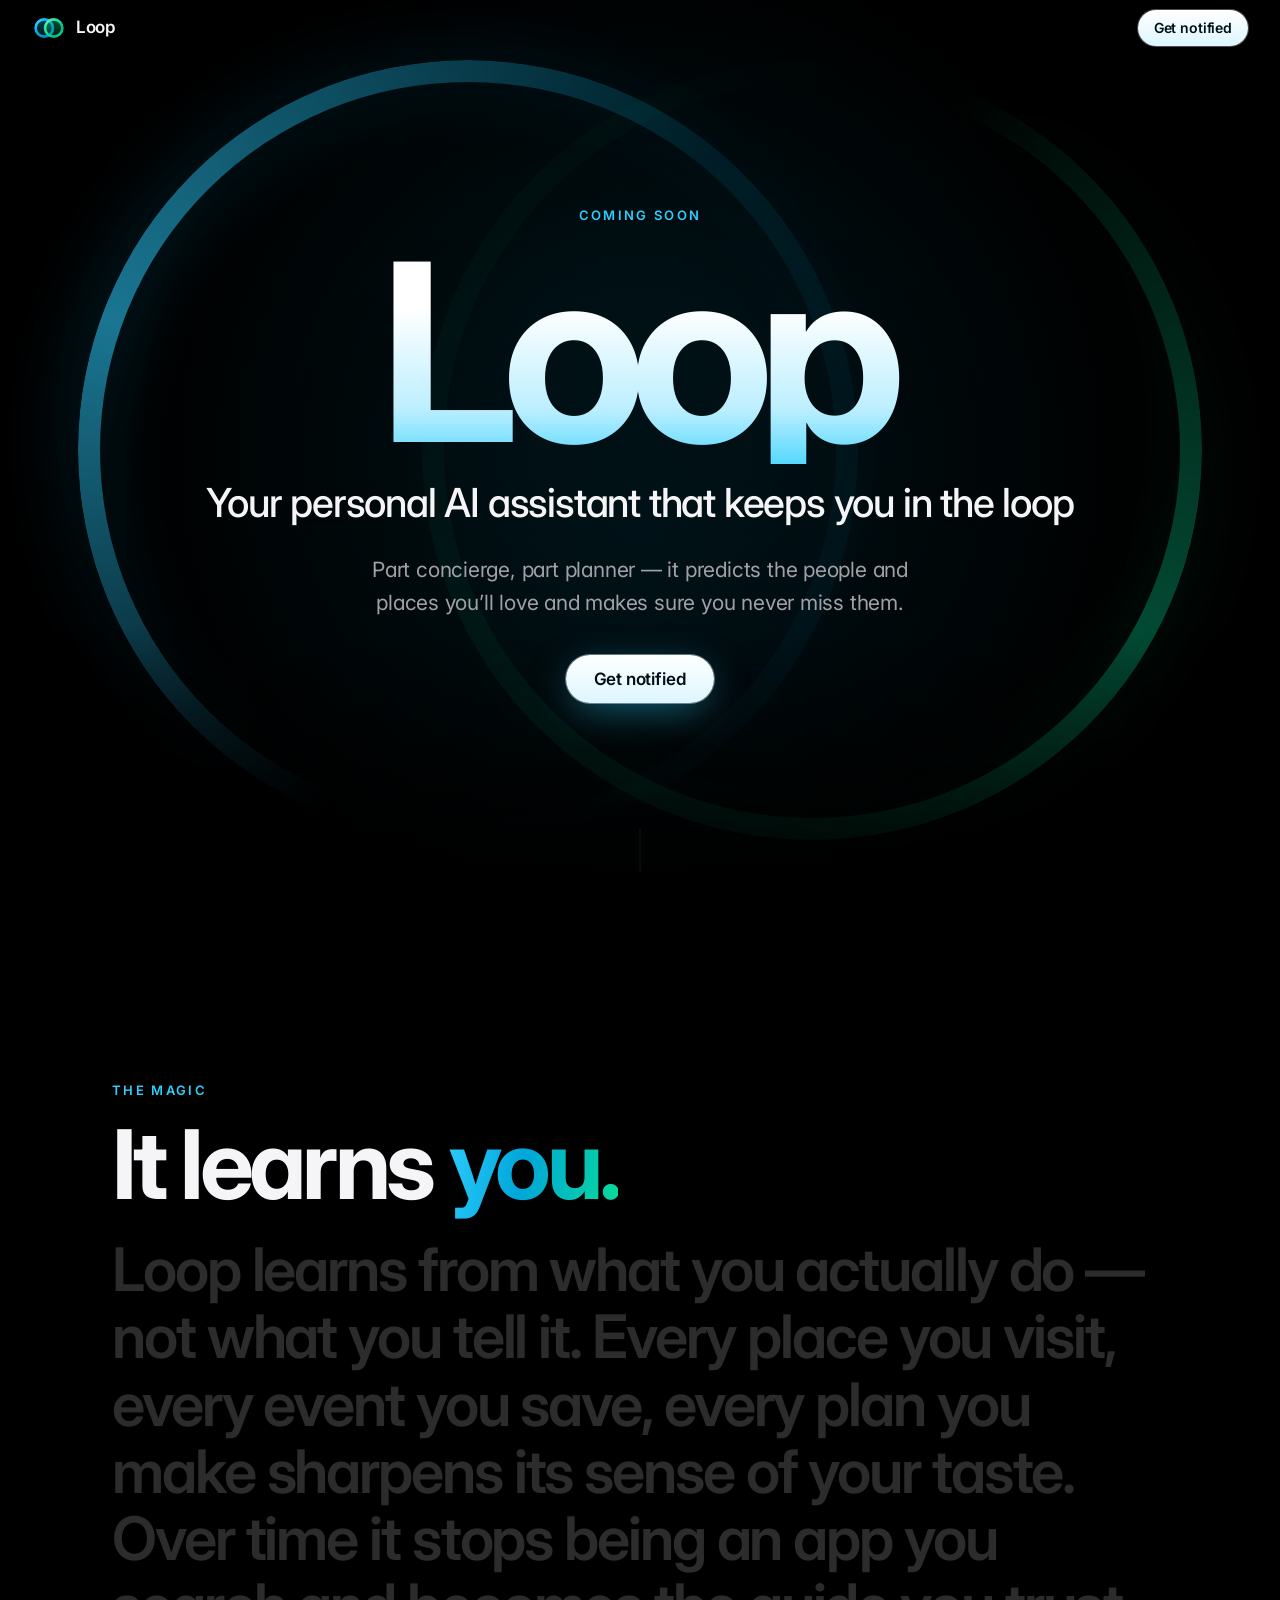
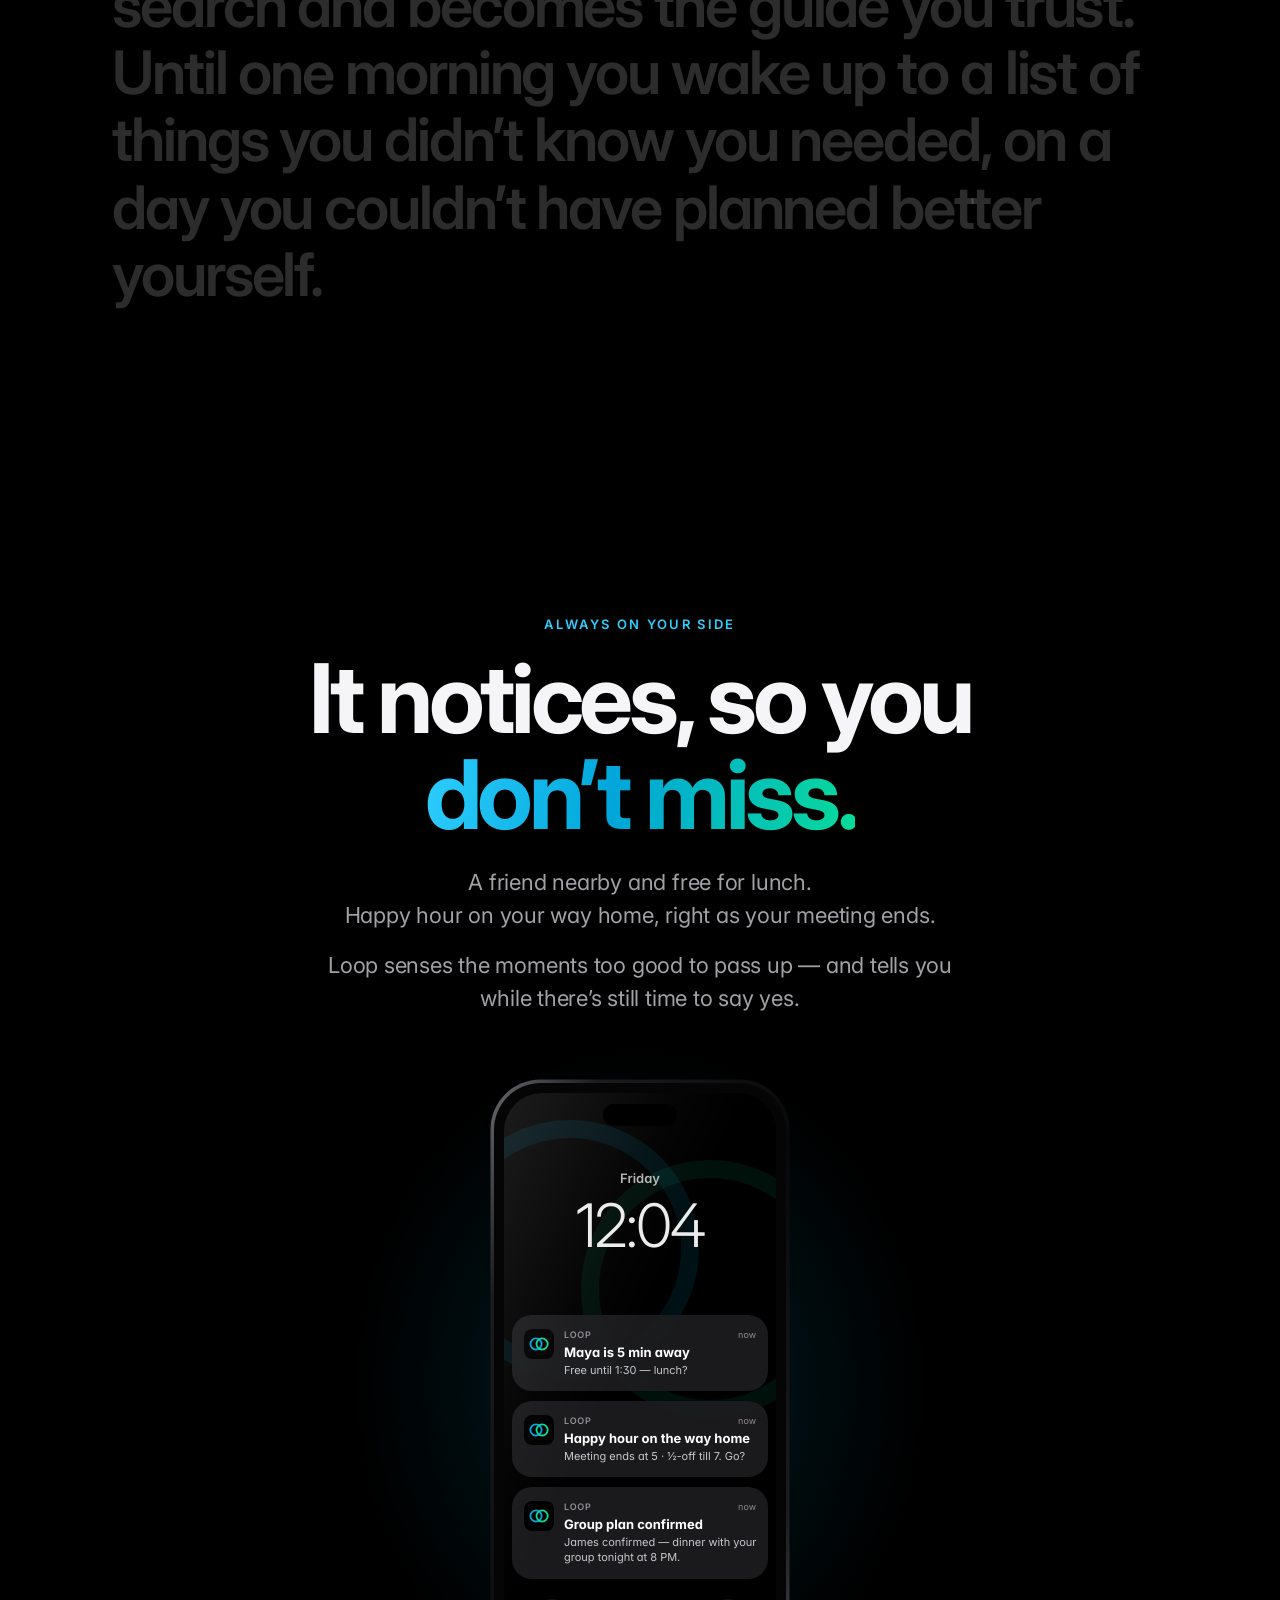
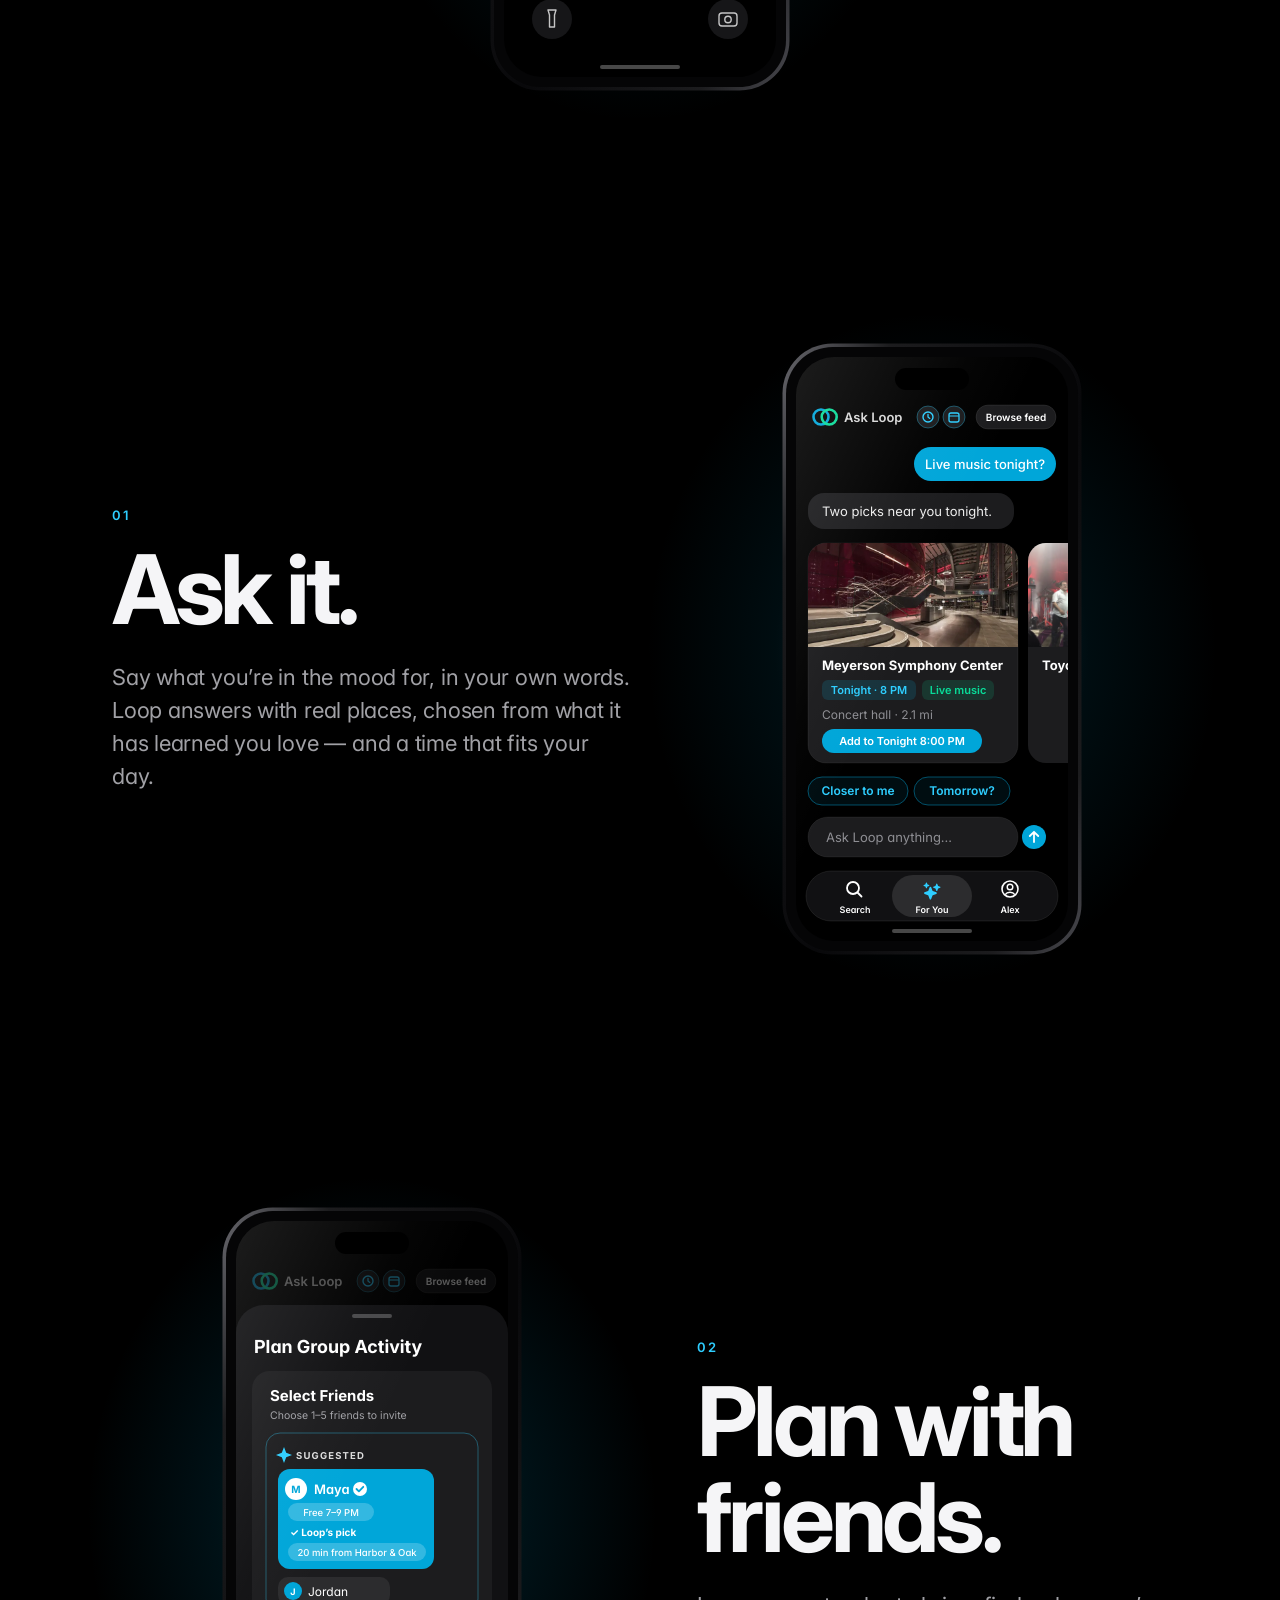
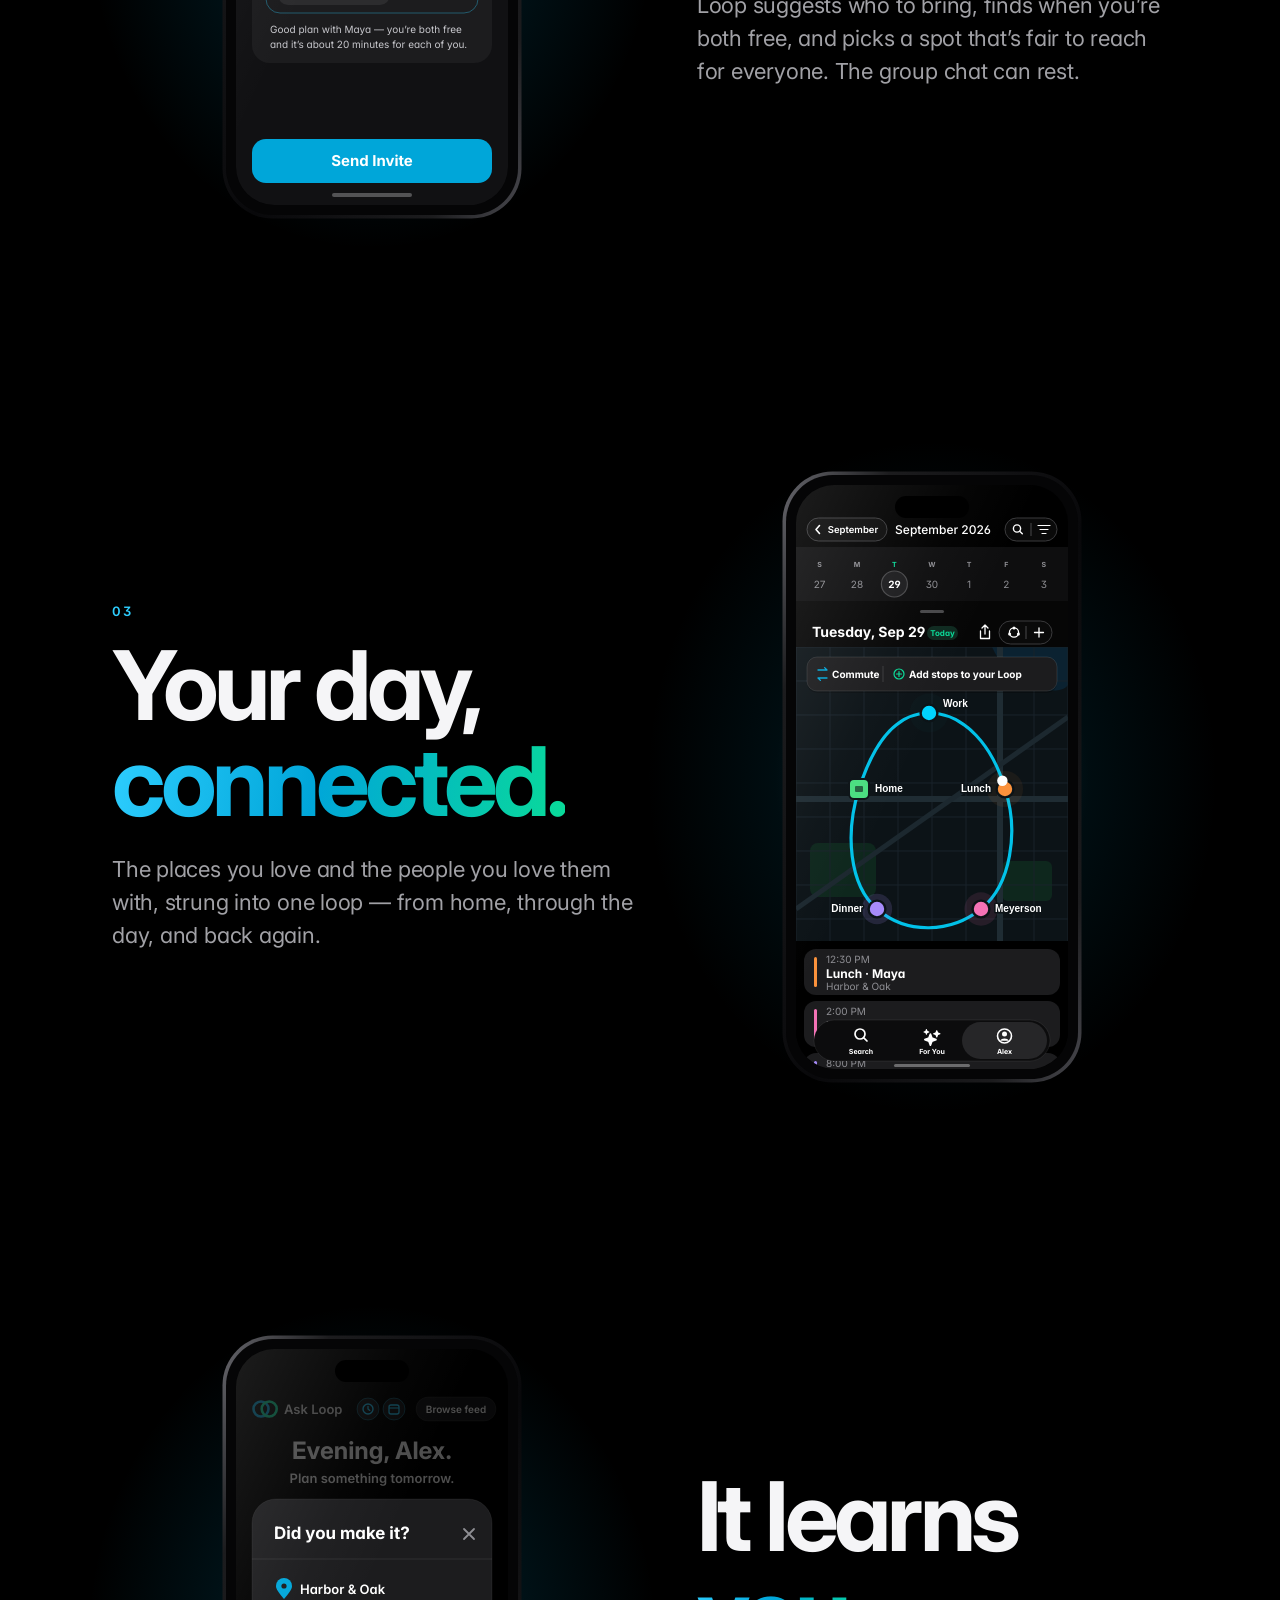
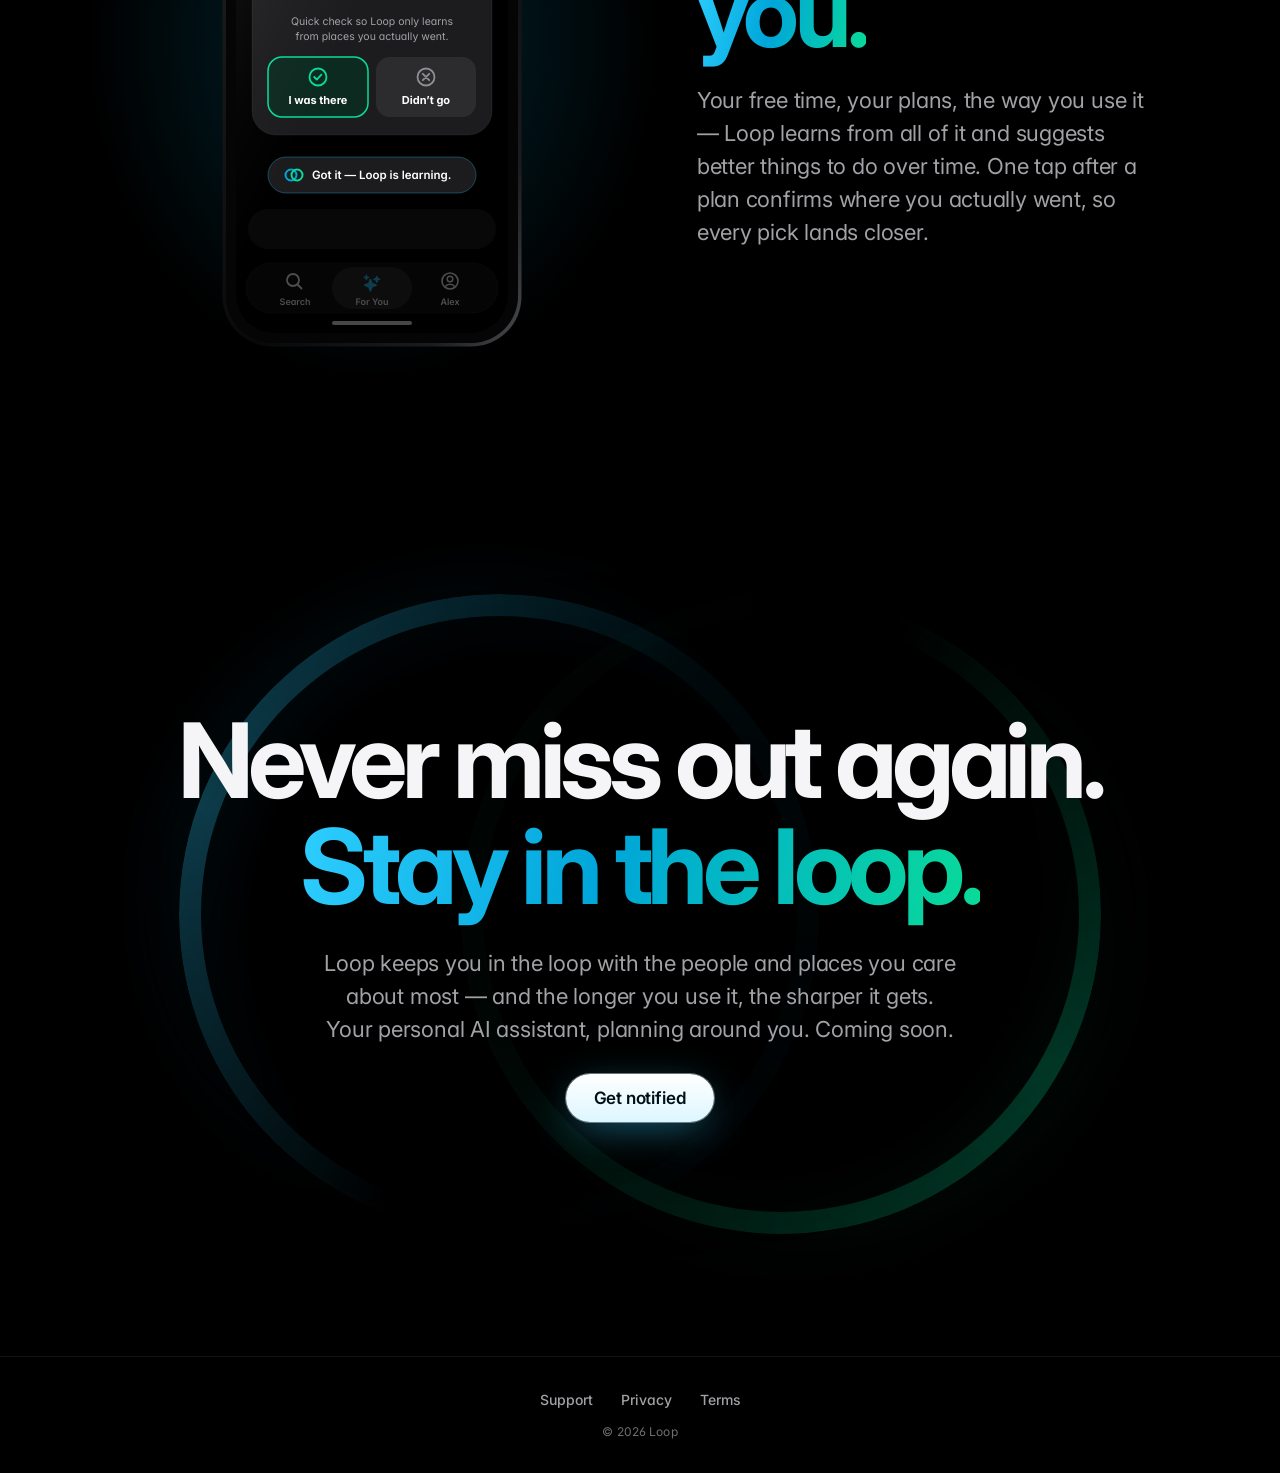
<file: index.html>
<!DOCTYPE html>
<html lang="en">
<head>
  <meta charset="UTF-8">
  <meta name="viewport" content="width=device-width, initial-scale=1.0, viewport-fit=cover">
  <title>Loop – Your Personal AI Assistant</title>
  <meta name="description" content="Your personal AI assistant that keeps you in the loop. Loop predicts the people and places you'll love, learns your taste over time, and tells you while there's still time to say yes. Coming soon.">
  <meta name="theme-color" content="#000000">
  <meta name="color-scheme" content="dark">
  <meta property="og:title" content="Loop – Your personal AI assistant">
  <meta property="og:description" content="Your personal AI assistant that keeps you in the loop. Part concierge, part planner — it predicts the people and places you'll love and makes sure you never miss them.">
  <meta property="og:type" content="website">
  <meta property="og:url" content="https://loopaiapp.com/">
  <link rel="icon" type="image/svg+xml" href="assets/loop-logo.svg">
  <link rel="icon" type="image/png" href="assets/favicon.png">
  <link rel="apple-touch-icon" href="assets/apple-touch-icon.png">
  <meta property="og:site_name" content="Loop">
  <meta property="og:image" content="https://loopaiapp.com/assets/og-loop.png?v=2">
  <meta property="og:image:width" content="1200">
  <meta property="og:image:height" content="630">
  <meta property="og:image:alt" content="Loop, your personal AI assistant — coming soon.">
  <meta name="twitter:card" content="summary_large_image">
  <meta name="twitter:title" content="Loop – Your personal AI assistant">
  <meta name="twitter:description" content="Your personal AI assistant that keeps you in the loop. Part concierge, part planner — it predicts the people and places you'll love and makes sure you never miss them.">
  <meta name="twitter:image" content="https://loopaiapp.com/assets/og-loop.png?v=2">
  <link rel="preconnect" href="https://fonts.googleapis.com">
  <link rel="preconnect" href="https://fonts.gstatic.com" crossorigin>
  <link rel="stylesheet" href="https://fonts.googleapis.com/css2?family=Inter:wght@300;400;500;600;700;800&display=swap">
  <link rel="stylesheet" href="styles.css">
  <script>document.documentElement.classList.add('js');</script>
  <script src="app.js" defer></script>
</head>
<body class="unveil">

  <a class="skip" href="#main">Skip to content</a>

  <header class="nav" id="nav">
    <a class="nav-brand" href="#top" aria-label="Loop home">
      <img src="assets/loop-logo.svg" alt="" width="34" height="24">
      <span>Loop</span>
    </a>
    <a class="pill pill-sm" href="mailto:support@loopaiapp.com?subject=Notify%20me">Get notified</a>
  </header>

  <main id="main">

    <!-- 1. Hero -->
    <section class="hero" id="top" aria-labelledby="hero-title">
      <div class="rings" aria-hidden="true">
        <span class="ring ring-a"></span>
        <span class="ring ring-b"></span>
        <span class="halo"></span>
      </div>

      <div class="hero-inner">
        <p class="eyebrow reveal">Coming soon</p>
        <h1 id="hero-title" class="display reveal" style="--d:1">Loop</h1>
        <p class="hero-sub reveal" style="--d:2">Your personal AI assistant that keeps you in the loop</p>
        <p class="hero-promise reveal" style="--d:3">Part concierge, part planner &mdash; it predicts the people and places you&rsquo;ll love and makes sure you never miss them.</p>
        <div class="reveal" style="--d:4">
          <a class="pill" href="mailto:support@loopaiapp.com?subject=Notify%20me">Get notified</a>
        </div>
      </div>

      <div class="scroll-cue" aria-hidden="true"><span></span></div>
    </section>

    <!-- 2. It learns you -->
    <section class="learns" aria-labelledby="learns-title">
      <div class="wrap">
        <p class="eyebrow reveal">The magic</p>
        <h2 id="learns-title" class="headline reveal" style="--d:1">It learns <span class="grad">you.</span></h2>
        <p class="manifesto" data-scrub-words>Loop learns from what you actually do &mdash; not what you tell it. Every place you visit, every event you save, every plan you make sharpens its sense of your taste. Over time it stops being an app you search and becomes the guide you trust. Until one morning you wake up to a list of things you didn&rsquo;t know you needed, on a day you couldn&rsquo;t have planned better yourself.</p>
      </div>
    </section>

    <!-- Sensing -->
    <section class="teaser teaser-center" aria-labelledby="sense-title">
      <div class="wrap teaser-grid">
        <div class="teaser-copy">
          <p class="eyebrow reveal">Always on your side</p>
          <h2 id="sense-title" class="headline reveal" style="--d:1">It notices, so you <span class="grad">don&rsquo;t miss.</span></h2>
          <p class="lede reveal" style="--d:2">A friend nearby and free for lunch.<br>Happy hour on your way home, right as your meeting ends.</p>
          <p class="lede reveal" style="--d:3; margin-top: 0.75em">Loop senses the moments too good to pass up &mdash; and tells you while there&rsquo;s still time to say yes.</p>
        </div>
        <figure class="stage" data-scrub style="--i:4">
          <span class="stage-glow" aria-hidden="true"></span>
          <div class="tilt"><div class="float">
          <svg class="art art-note" viewBox="0 0 300 612" width="300" height="612" role="img" aria-labelledby="note-t">
            <title id="note-t">Lock screen: Loop notifies you that Maya is five minutes away and free for lunch, then that your meeting ends at five and there&#8217;s half-off happy hour on your way home until seven, then that James confirmed tonight&#8217;s group dinner.</title>
            <defs>
              <linearGradient id="note-edge" x1="0" y1="0" x2="1" y2="1"><stop offset="0" stop-color="#6a6a70"/><stop offset=".18" stop-color="#1c1c1e"/><stop offset=".55" stop-color="#08080a"/><stop offset=".85" stop-color="#1c1c1e"/><stop offset="1" stop-color="#4a4a50"/></linearGradient>
              <linearGradient id="note-glass" x1="0" y1="0" x2="1" y2="1"><stop offset="0" stop-color="#fff" stop-opacity=".11"/><stop offset=".32" stop-color="#fff" stop-opacity=".02"/><stop offset=".45" stop-color="#fff" stop-opacity="0"/></linearGradient>
              <linearGradient id="note-sheen" x1="0" y1="0" x2="1" y2="0"><stop offset="0" stop-color="#9FEAFF" stop-opacity="0"/><stop offset=".5" stop-color="#9FEAFF" stop-opacity=".10"/><stop offset="1" stop-color="#9FEAFF" stop-opacity="0"/></linearGradient>
              <clipPath id="note-scr"><rect x="14" y="14" width="272" height="584" rx="38"/></clipPath>
            </defs>
            <rect x="0.5" y="0.5" width="299" height="611" rx="50" fill="url(#note-edge)"/>
            <rect x="4" y="4" width="292" height="604" rx="47" fill="#050506"/>
            <rect x="14" y="14" width="272" height="584" rx="38" fill="#000"/>
            <g clip-path="url(#note-scr)">
              <circle cx="80" cy="170" r="120" fill="none" stroke="#00A6D9" stroke-opacity=".10" stroke-width="18"/>
              <circle cx="220" cy="210" r="120" fill="none" stroke="#09DB98" stroke-opacity=".07" stroke-width="18"/>
              <text x="150" y="104" font-size="13" font-weight="600" fill="#fff" fill-opacity=".7" text-anchor="middle">Friday</text>
              <text x="150" y="168" font-size="60" font-weight="300" fill="#fff" fill-opacity=".92" text-anchor="middle" letter-spacing="-2">12:04</text>
              <g class="nt-1">
                <rect x="22" y="236" width="256" height="76" rx="20" fill="#1C1C1E" fill-opacity=".94"/>
                <rect x="34" y="250" width="30" height="30" rx="8" fill="#000"/>
                <circle cx="46" cy="265" r="5.6" fill="none" stroke="#00A6D9" stroke-width="1.8"/><circle cx="52.1" cy="265" r="5.6" fill="none" stroke="#09DB98" stroke-width="1.8"/>
                <text x="74" y="259" font-size="9" font-weight="600" fill="#8E8E93" letter-spacing=".8">LOOP</text>
                <text x="266" y="259" font-size="9" fill="#8E8E93" text-anchor="end">now</text>
                <text x="74" y="278" font-size="13" font-weight="700" fill="#fff">Maya is 5 min away</text>
                <text x="74" y="295" font-size="11" fill="#C7C7CC">Free until 1:30 &#8212; lunch?</text>
              </g>
              <g class="nt-2">
                <rect x="22" y="322" width="256" height="76" rx="20" fill="#1C1C1E" fill-opacity=".94"/>
                <rect x="34" y="336" width="30" height="30" rx="8" fill="#000"/>
                <circle cx="46" cy="351" r="5.6" fill="none" stroke="#00A6D9" stroke-width="1.8"/><circle cx="52.1" cy="351" r="5.6" fill="none" stroke="#09DB98" stroke-width="1.8"/>
                <text x="74" y="345" font-size="9" font-weight="600" fill="#8E8E93" letter-spacing=".8">LOOP</text>
                <text x="266" y="345" font-size="9" fill="#8E8E93" text-anchor="end">now</text>
                <text x="74" y="364" font-size="13" font-weight="700" fill="#fff">Happy hour on the way home</text>
                <text x="74" y="381" font-size="11" fill="#C7C7CC">Meeting ends at 5 &#183; &#189;-off till 7. Go?</text>
              </g>
              <g class="nt-3">
                <rect x="22" y="408" width="256" height="92" rx="20" fill="#1C1C1E" fill-opacity=".94"/>
                <rect x="34" y="422" width="30" height="30" rx="8" fill="#000"/>
                <circle cx="46" cy="437" r="5.6" fill="none" stroke="#00A6D9" stroke-width="1.8"/><circle cx="52.1" cy="437" r="5.6" fill="none" stroke="#09DB98" stroke-width="1.8"/>
                <text x="74" y="431" font-size="9" font-weight="600" fill="#8E8E93" letter-spacing=".8">LOOP</text>
                <text x="266" y="431" font-size="9" fill="#8E8E93" text-anchor="end">now</text>
                <text x="74" y="450" font-size="13" font-weight="700" fill="#fff">Group plan confirmed</text>
                <text x="74" y="467" font-size="11" fill="#C7C7CC">James confirmed &#8212; dinner with your</text>
                <text x="74" y="482" font-size="11" fill="#C7C7CC">group tonight at 8 PM.</text>
              </g>
              <circle cx="62" cy="540" r="20" fill="#1C1C1E" fill-opacity=".8"/><circle cx="238" cy="540" r="20" fill="#1C1C1E" fill-opacity=".8"/>
              <path d="M58 531 h8 l-1.5 5 v12 h-5 v-12 Z" fill="none" stroke="#fff" stroke-opacity=".75" stroke-width="1.4" stroke-linejoin="round"/>
              <rect x="229" y="534" width="18" height="13" rx="3" fill="none" stroke="#fff" stroke-opacity=".75" stroke-width="1.4"/><circle cx="238" cy="540.5" r="3.2" fill="none" stroke="#fff" stroke-opacity=".75" stroke-width="1.4"/>
              <rect class="art-sheen" x="-150" y="0" width="110" height="612" fill="url(#note-sheen)" transform="skewX(-14)"/>
            </g>
            <rect x="14" y="14" width="272" height="584" rx="38" fill="url(#note-glass)"/>
            <rect x="113" y="25" width="74" height="22" rx="11" fill="#000"/>
            <rect x="110" y="586" width="80" height="4" rx="2" fill="#fff" opacity=".28"/>
          </svg>
          </div></div>
        </figure>
      </div>
    </section>

    <!-- 3. Teasers -->
    <section class="teaser" aria-labelledby="t1-title">
      <div class="wrap teaser-grid">
        <div class="teaser-copy">
          <p class="eyebrow reveal">01</p>
          <h2 id="t1-title" class="headline reveal" style="--d:1">Ask it.</h2>
          <p class="lede reveal" style="--d:2">Say what you&rsquo;re in the mood for, in your own words. Loop answers with real places, chosen from what it has learned you love &mdash; and a time that fits your day.</p>
        </div>
        <figure class="stage" data-scrub style="--i:0">
          <span class="stage-glow" aria-hidden="true"></span>
          <div class="tilt"><div class="float">
          <svg class="art art-ask" viewBox="0 0 300 612" width="300" height="612" role="img" aria-labelledby="ask-t">
            <title id="ask-t">Ask Loop: you type live music tonight, Loop answers with two picks near you and a venue card slides in.</title>
            <defs>
              <linearGradient id="ask-edge" x1="0" y1="0" x2="1" y2="1"><stop offset="0" stop-color="#6a6a70"/><stop offset=".18" stop-color="#1c1c1e"/><stop offset=".55" stop-color="#08080a"/><stop offset=".85" stop-color="#1c1c1e"/><stop offset="1" stop-color="#4a4a50"/></linearGradient>
              <linearGradient id="ask-glass" x1="0" y1="0" x2="1" y2="1"><stop offset="0" stop-color="#fff" stop-opacity=".11"/><stop offset=".32" stop-color="#fff" stop-opacity=".02"/><stop offset=".45" stop-color="#fff" stop-opacity="0"/></linearGradient>
              <linearGradient id="ask-sheen" x1="0" y1="0" x2="1" y2="0"><stop offset="0" stop-color="#9FEAFF" stop-opacity="0"/><stop offset=".5" stop-color="#9FEAFF" stop-opacity=".10"/><stop offset="1" stop-color="#9FEAFF" stop-opacity="0"/></linearGradient>
              <clipPath id="ask-img1"><path d="M26 304 V218 a18 18 0 0 1 18 -18 H218 a18 18 0 0 1 18 18 V304 Z"/></clipPath>
              <clipPath id="ask-img2"><path d="M246 304 V218 a18 18 0 0 1 18 -18 H378 a18 18 0 0 1 18 18 V304 Z"/></clipPath>
              <clipPath id="ask-bar"><rect x="26" y="474" width="206" height="40" rx="20"/></clipPath>
              <clipPath id="ask-scr"><rect x="14" y="14" width="272" height="584" rx="38"/></clipPath>
            </defs>
            <rect x="0.5" y="0.5" width="299" height="611" rx="50" fill="url(#ask-edge)"/>
            <rect x="4" y="4" width="292" height="604" rx="47" fill="#050506"/>
            <rect x="14" y="14" width="272" height="584" rx="38" fill="#000"/>
            <g clip-path="url(#ask-scr)">
              <g opacity="1.0">
                <circle cx="39" cy="74" r="7.5" fill="none" stroke="#00A6D9" stroke-width="2.6"/>
                <circle cx="47.2" cy="74" r="7.5" fill="none" stroke="#09DB98" stroke-width="2.6"/>
                <text x="62" y="78.5" font-size="13" font-weight="600" fill="#fff" fill-opacity=".85">Ask Loop</text>
                <circle cx="146" cy="74" r="11" fill="#1C1C1E" stroke="#2ECEFF" stroke-opacity=".35"/><circle cx="146" cy="74" r="5" fill="none" stroke="#2ECEFF" stroke-width="1.4"/><path d="M146 71.5 V74 L147.8 75.4" fill="none" stroke="#2ECEFF" stroke-width="1.3" stroke-linecap="round"/>
                <circle cx="172" cy="74" r="11" fill="#1C1C1E" stroke="#2ECEFF" stroke-opacity=".35"/><rect x="167" y="70" width="10" height="9" rx="2" fill="none" stroke="#2ECEFF" stroke-width="1.3"/><path d="M167 73 H177" stroke="#2ECEFF" stroke-width="1.1"/>
                <rect x="194" y="62" width="80" height="24" rx="12" fill="#1C1C1E" stroke="#fff" stroke-opacity=".08"/>
                <text x="234" y="77.5" font-size="10" font-weight="600" fill="#fff" text-anchor="middle">Browse feed</text>
              </g>
              <g class="ask-q">
                <rect x="132" y="104" width="142" height="34" rx="17" fill="#00A6D9"/>
                <text x="203" y="126" font-size="13" font-weight="500" fill="#fff" text-anchor="middle">Live music tonight?</text>
              </g>
              <g class="ask-a">
                <rect x="26" y="150" width="206" height="36" rx="16" fill="#1C1C1E"/>
                <text x="40" y="173" font-size="13" fill="#fff" fill-opacity=".92">Two picks near you tonight.</text>
              </g>
              <g class="ask-card">
                <rect x="26" y="200" width="210" height="220" rx="18" fill="#1C1C1E" stroke="#fff" stroke-opacity=".06"/>
                <image href="assets/photo-meyerson-interior.webp" x="26" y="200" width="210" height="104" preserveAspectRatio="xMidYMid slice" clip-path="url(#ask-img1)"/>
                <text x="40" y="327" font-size="13" font-weight="700" fill="#fff">Meyerson Symphony Center</text>
                <rect x="40" y="337" width="94" height="20" rx="6" fill="#00A6D9" fill-opacity=".16"/><text x="87" y="351" font-size="11" font-weight="600" fill="#2ECEFF" text-anchor="middle">Tonight &#183; 8 PM</text>
                <rect x="140" y="337" width="72" height="20" rx="6" fill="#09DB98" fill-opacity=".14"/><text x="176" y="351" font-size="11" font-weight="600" fill="#09DB98" text-anchor="middle">Live music</text>
                <text x="40" y="376" font-size="12" fill="#8E8E93">Concert hall &#183; 2.1 mi</text>
                <rect x="40" y="386" width="160" height="24" rx="12" fill="#00A6D9"/>
                <text x="120" y="402" font-size="11" font-weight="600" fill="#fff" text-anchor="middle">Add to Tonight 8:00 PM</text>
                <rect x="246" y="200" width="150" height="220" rx="18" fill="#1C1C1E"/>
                <image href="assets/photo-music-factory.webp" x="246" y="200" width="150" height="104" preserveAspectRatio="xMidYMid slice" clip-path="url(#ask-img2)"/>
                <text x="260" y="327" font-size="13" font-weight="700" fill="#fff">Toyota Music Factory</text>
              </g>
              <g class="ask-chips">
                <rect x="26" y="434" width="100" height="28" rx="14" fill="#00A6D9" fill-opacity=".08" stroke="#00A6D9" stroke-opacity=".45"/>
                <text x="76" y="452" font-size="12" font-weight="600" fill="#2ECEFF" text-anchor="middle">Closer to me</text>
                <rect x="132" y="434" width="96" height="28" rx="14" fill="#00A6D9" fill-opacity=".08" stroke="#00A6D9" stroke-opacity=".45"/>
                <text x="180" y="452" font-size="12" font-weight="600" fill="#2ECEFF" text-anchor="middle">Tomorrow?</text>
              </g>
              <rect x="26" y="474" width="210" height="40" rx="20" fill="#1C1C1E" stroke="#fff" stroke-opacity=".06"/>
              <text class="ask-ph" x="44" y="499" font-size="13" fill="#8E8E93">Ask Loop anything&#8230;</text>
              <g clip-path="url(#ask-bar)">
              <text class="ask-typed" x="44" y="499" font-size="13" fill="#fff">Live music tonight?</text>
              <rect class="ask-cover" x="40" y="480" width="188" height="28" fill="#1C1C1E"/>
              <rect class="ask-caret" x="43" y="486" width="1.5" height="16" fill="#2ECEFF"/>
              </g>
              <g class="ask-send">
                <circle cx="252" cy="494" r="12" fill="#00A6D9"/>
                <path d="M252 499 V489 M247.8 493 L252 488.8 L256.2 493" fill="none" stroke="#fff" stroke-width="1.8" stroke-linecap="round" stroke-linejoin="round"/>
              </g>
              <g opacity="1.0">
                <rect x="24" y="528" width="252" height="50" rx="25" fill="#111113" stroke="#fff" stroke-opacity=".08"/>
                <rect x="110" y="532" width="80" height="42" rx="21" fill="#2C2C2E"/>
                <circle cx="71" cy="545" r="6" fill="none" stroke="#fff" stroke-width="1.8"/><path d="M75.5 549.5 L79.5 553.5" stroke="#fff" stroke-width="1.8" stroke-linecap="round"/>
                <text x="73" y="570" font-size="9" font-weight="600" fill="#fff" text-anchor="middle">Search</text>
                <path transform="translate(141.5 539.5) scale(0.03320)" d="M208 512a24.84 24.84 0 01-23.34-16l-39.84-103.6a16.06 16.06 0 00-9.19-9.19L32 343.34a25 25 0 010-46.68l103.6-39.84a16.06 16.06 0 009.19-9.19L184.66 144a25 25 0 0146.68 0l39.84 103.6a16.06 16.06 0 009.19 9.19l103 39.63a25.49 25.49 0 0116.63 24.1 24.82 24.82 0 01-16 22.82l-103.6 39.84a16.06 16.06 0 00-9.19 9.19L231.34 496A24.84 24.84 0 01208 512zM88 176a14.67 14.67 0 01-13.69-9.4l-16.86-43.84a7.28 7.28 0 00-4.21-4.21L9.4 101.69a14.67 14.67 0 010-27.38l43.84-16.86a7.31 7.31 0 004.21-4.21L74.16 9.79A15 15 0 0186.23.11a14.67 14.67 0 0115.46 9.29l16.86 43.84a7.31 7.31 0 004.21 4.21l43.84 16.86a14.67 14.67 0 010 27.38l-43.84 16.86a7.28 7.28 0 00-4.21 4.21l-16.86 43.84A14.67 14.67 0 0188 176zM400 256a16 16 0 01-14.93-10.26l-22.84-59.37a8 8 0 00-4.6-4.6l-59.37-22.84a16 16 0 010-29.86l59.37-22.84a8 8 0 004.6-4.6l22.67-58.95a16.45 16.45 0 0113.17-10.57 16 16 0 0116.86 10.15l22.84 59.37a8 8 0 004.6 4.6l59.37 22.84a16 16 0 010 29.86l-59.37 22.84a8 8 0 00-4.6 4.6l-22.84 59.37A16 16 0 01400 256z" fill="#2ECEFF"/>
                <text x="150" y="570" font-size="9" font-weight="600" fill="#fff" text-anchor="middle">For You</text>
                <circle cx="228" cy="546" r="8" fill="none" stroke="#fff" stroke-width="1.6"/><circle cx="228" cy="544" r="2.8" fill="none" stroke="#fff" stroke-width="1.4"/><path d="M223.2 551.6 a5.4 4.4 0 0 1 9.6 0" fill="none" stroke="#fff" stroke-width="1.4"/>
                <text x="228" y="570" font-size="9" font-weight="600" fill="#fff" text-anchor="middle">Alex</text>
              </g>
              <rect class="art-sheen" x="-150" y="0" width="110" height="612" fill="url(#ask-sheen)" transform="skewX(-14)"/>
            </g>
            <rect x="14" y="14" width="272" height="584" rx="38" fill="url(#ask-glass)"/>
            <rect x="113" y="25" width="74" height="22" rx="11" fill="#000"/>
            <rect x="110" y="586" width="80" height="4" rx="2" fill="#fff" opacity=".28"/>
          </svg>
          </div></div>
        </figure>
      </div>
    </section>

    <section class="teaser teaser-flip" aria-labelledby="t2-title">
      <div class="wrap teaser-grid">
        <div class="teaser-copy">
          <p class="eyebrow reveal">02</p>
          <h2 id="t2-title" class="headline reveal" style="--d:1">Plan with friends.</h2>
          <p class="lede reveal" style="--d:2">Loop suggests who to bring, finds when you&rsquo;re both free, and picks a spot that&rsquo;s fair to reach for everyone. The group chat can rest.</p>
        </div>
        <figure class="stage stage-green" data-scrub style="--i:1">
          <span class="stage-glow" aria-hidden="true"></span>
          <div class="tilt"><div class="float">
          <svg class="art art-plan" viewBox="0 0 300 612" width="300" height="612" role="img" aria-labelledby="plan-t">
            <title id="plan-t">Plan Group Activity: Loop picks a friend, shows when you are both free and how far each of you is, then Send Invite lights up.</title>
            <defs>
              <linearGradient id="plan-edge" x1="0" y1="0" x2="1" y2="1"><stop offset="0" stop-color="#6a6a70"/><stop offset=".18" stop-color="#1c1c1e"/><stop offset=".55" stop-color="#08080a"/><stop offset=".85" stop-color="#1c1c1e"/><stop offset="1" stop-color="#4a4a50"/></linearGradient>
              <linearGradient id="plan-glass" x1="0" y1="0" x2="1" y2="1"><stop offset="0" stop-color="#fff" stop-opacity=".11"/><stop offset=".32" stop-color="#fff" stop-opacity=".02"/><stop offset=".45" stop-color="#fff" stop-opacity="0"/></linearGradient>
              <linearGradient id="plan-sheen" x1="0" y1="0" x2="1" y2="0"><stop offset="0" stop-color="#9FEAFF" stop-opacity="0"/><stop offset=".5" stop-color="#9FEAFF" stop-opacity=".10"/><stop offset="1" stop-color="#9FEAFF" stop-opacity="0"/></linearGradient>
              <clipPath id="plan-scr"><rect x="14" y="14" width="272" height="584" rx="38"/></clipPath>
            </defs>
            <rect x="0.5" y="0.5" width="299" height="611" rx="50" fill="url(#plan-edge)"/>
            <rect x="4" y="4" width="292" height="604" rx="47" fill="#050506"/>
            <rect x="14" y="14" width="272" height="584" rx="38" fill="#000"/>
            <g clip-path="url(#plan-scr)">
              <g opacity="0.35">
                <circle cx="39" cy="74" r="7.5" fill="none" stroke="#00A6D9" stroke-width="2.6"/>
                <circle cx="47.2" cy="74" r="7.5" fill="none" stroke="#09DB98" stroke-width="2.6"/>
                <text x="62" y="78.5" font-size="13" font-weight="600" fill="#fff" fill-opacity=".85">Ask Loop</text>
                <circle cx="146" cy="74" r="11" fill="#1C1C1E" stroke="#2ECEFF" stroke-opacity=".35"/><circle cx="146" cy="74" r="5" fill="none" stroke="#2ECEFF" stroke-width="1.4"/><path d="M146 71.5 V74 L147.8 75.4" fill="none" stroke="#2ECEFF" stroke-width="1.3" stroke-linecap="round"/>
                <circle cx="172" cy="74" r="11" fill="#1C1C1E" stroke="#2ECEFF" stroke-opacity=".35"/><rect x="167" y="70" width="10" height="9" rx="2" fill="none" stroke="#2ECEFF" stroke-width="1.3"/><path d="M167 73 H177" stroke="#2ECEFF" stroke-width="1.1"/>
                <rect x="194" y="62" width="80" height="24" rx="12" fill="#1C1C1E" stroke="#fff" stroke-opacity=".08"/>
                <text x="234" y="77.5" font-size="10" font-weight="600" fill="#fff" text-anchor="middle">Browse feed</text>
              </g>
              <rect x="14" y="98" width="272" height="520" rx="28" fill="#111113"/>
              <rect x="130" y="107" width="40" height="4" rx="2" fill="#48484A"/>
              <text x="32" y="146" font-size="18" font-weight="700" fill="#fff">Plan Group Activity</text>
              <rect x="30" y="164" width="240" height="292" rx="18" fill="#1C1C1E"/>
              <text x="48" y="194" font-size="15" font-weight="700" fill="#fff">Select Friends</text>
              <text x="48" y="212" font-size="10.5" fill="#A1A1A6">Choose 1&#8211;5 friends to invite</text>
              <rect x="44" y="226" width="212" height="180" rx="14" fill="none" stroke="#2ECEFF" stroke-opacity=".35"/>
              <path d="M62 240 l2.2 5.8 5.8 2.2 -5.8 2.2 -2.2 5.8 -2.2 -5.8 -5.8 -2.2 5.8 -2.2 Z" fill="#2ECEFF"/>
              <text x="74" y="252" font-size="9.5" font-weight="700" fill="#fff" fill-opacity=".85" letter-spacing="1.2">SUGGESTED</text>
              <g transform="translate(56 262)">
                <rect width="156" height="100" rx="12" fill="#2C2C2E"/>
                <rect class="plan-on" width="156" height="100" rx="12" fill="#00A6D9"/>
                <circle cx="18" cy="20" r="11" fill="#fff"/><text x="18" y="24" font-size="10" font-weight="700" fill="#00A6D9" text-anchor="middle">M</text>
                <text x="36" y="24.5" font-size="13" font-weight="600" fill="#fff">Maya</text>
                <g class="plan-check"><circle cx="82" cy="20" r="7" fill="#fff"/><path d="M78.5 20 l2.4 2.4 4.4 -4.6" fill="none" stroke="#00A6D9" stroke-width="1.8" stroke-linecap="round" stroke-linejoin="round"/></g>
                <g class="plan-free"><rect x="10" y="34" width="86" height="18" rx="9" fill="#fff" fill-opacity=".2"/><text x="53" y="46.5" font-size="9.5" font-weight="500" fill="#fff" text-anchor="middle">Free 7&#8211;9 PM</text></g>
                <text class="plan-pick" x="12" y="67" font-size="10" font-weight="700" fill="#fff">&#10003; Loop&#8217;s pick</text>
                <g class="plan-dist"><rect x="10" y="74" width="138" height="18" rx="9" fill="#fff" fill-opacity=".2"/><text x="79" y="86.5" font-size="9.5" font-weight="500" fill="#fff" text-anchor="middle">20 min from Harbor &amp; Oak</text></g>
              </g>
              <g transform="translate(56 370)">
                <rect width="112" height="28" rx="10" fill="#2C2C2E"/>
                <circle cx="15" cy="14" r="9" fill="#00A6D9"/><text x="15" y="17.5" font-size="9" font-weight="700" fill="#fff" text-anchor="middle">J</text>
                <text x="30" y="18.5" font-size="12" fill="#fff">Jordan</text>
              </g>
              <g class="plan-sum">
                <text x="48" y="426" font-size="10" fill="#C7C7CC">Good plan with Maya &#8212; you&#8217;re both free</text>
                <text x="48" y="441" font-size="10" fill="#C7C7CC">and it&#8217;s about 20 minutes for each of you.</text>
              </g>
              <g class="plan-send">
                <rect x="30" y="532" width="240" height="44" rx="14" fill="#00A6D9"/>
                <rect class="plan-send-off" x="30" y="532" width="240" height="44" rx="14" fill="#2C2C2E"/>
                <text x="150" y="559" font-size="15" font-weight="700" fill="#fff" text-anchor="middle">Send Invite</text>
              </g>
              <rect class="art-sheen" x="-150" y="0" width="110" height="612" fill="url(#plan-sheen)" transform="skewX(-14)"/>
            </g>
            <rect x="14" y="14" width="272" height="584" rx="38" fill="url(#plan-glass)"/>
            <rect x="113" y="25" width="74" height="22" rx="11" fill="#000"/>
            <rect x="110" y="586" width="80" height="4" rx="2" fill="#fff" opacity=".28"/>
          </svg>
          </div></div>
        </figure>
      </div>
    </section>

    <section class="teaser" aria-labelledby="t3-title">
      <div class="wrap teaser-grid">
        <div class="teaser-copy">
          <p class="eyebrow reveal">03</p>
          <h2 id="t3-title" class="headline reveal" style="--d:1">Your day, <span class="grad">connected.</span></h2>
          <p class="lede reveal" style="--d:2">The places you love and the people you love them with, strung into one loop &mdash; from home, through the day, and back again.</p>
        </div>
        <figure class="stage" data-scrub style="--i:2">
          <span class="stage-glow" aria-hidden="true"></span>
          <div class="tilt"><div class="float">
          <svg class="art art-day" viewBox="0 0 300 612" width="300" height="612" role="img" aria-labelledby="day-t">
            <title id="day-t">Today's Loop: a route drawn from home, through the day's stops, and back home.</title>
            <defs>
              <linearGradient id="day-edge" x1="0" y1="0" x2="1" y2="1"><stop offset="0" stop-color="#6a6a70"/><stop offset=".18" stop-color="#1c1c1e"/><stop offset=".55" stop-color="#08080a"/><stop offset=".85" stop-color="#1c1c1e"/><stop offset="1" stop-color="#4a4a50"/></linearGradient>
              <linearGradient id="day-glass" x1="0" y1="0" x2="1" y2="1"><stop offset="0" stop-color="#fff" stop-opacity=".11"/><stop offset=".32" stop-color="#fff" stop-opacity=".02"/><stop offset=".45" stop-color="#fff" stop-opacity="0"/></linearGradient>
              <linearGradient id="day-sheen" x1="0" y1="0" x2="1" y2="0"><stop offset="0" stop-color="#9FEAFF" stop-opacity="0"/><stop offset=".5" stop-color="#9FEAFF" stop-opacity=".10"/><stop offset="1" stop-color="#9FEAFF" stop-opacity="0"/></linearGradient>
              <clipPath id="day-scr"><rect x="14" y="14" width="272" height="584" rx="38"/></clipPath>
            </defs>
            <rect x="0.5" y="0.5" width="299" height="611" rx="50" fill="url(#day-edge)"/>
            <rect x="4" y="4" width="292" height="604" rx="47" fill="#050506"/>
            <rect x="14" y="14" width="272" height="584" rx="38" fill="#000"/>
            <g clip-path="url(#day-scr)">
              <rect x="14" y="76" width="272" height="54" fill="#0e0e0f"/>
              <rect x="14" y="130" width="272" height="46" fill="#060606"/>
              <rect x="25" y="47" width="80" height="23" rx="11.5" fill="#0a0a0a" stroke="#3A3A3C"/>
              <path d="M37.5 54.5 l-3.5 4 3.5 4" fill="none" stroke="#fff" stroke-width="1.6" stroke-linecap="round" stroke-linejoin="round"/>
              <text x="71" y="62.2" font-size="9.5" font-weight="600" fill="#fff" text-anchor="middle">September</text>
              <text x="161" y="63" font-size="12" font-weight="500" fill="#fff" text-anchor="middle">September 2026</text>
              <rect x="223" y="47" width="52" height="23" rx="11.5" fill="#0a0a0a" stroke="#3A3A3C"/>
              <circle cx="235" cy="57.5" r="3.6" fill="none" stroke="#fff" stroke-width="1.4"/><path d="M237.7 60.2 l2.6 2.6" stroke="#fff" stroke-width="1.4" stroke-linecap="round"/>
              <line x1="249" y1="52" x2="249" y2="65" stroke="#48484A"/>
              <path d="M256 54.5 h12 M258 58.5 h8 M260 62.5 h4" stroke="#fff" stroke-width="1.2" stroke-linecap="round"/>
              <text x="37.6" y="96" font-size="7" font-weight="700" fill="#8E8E93" text-anchor="middle">S</text><text x="75" y="96" font-size="7" font-weight="700" fill="#8E8E93" text-anchor="middle">M</text><text x="112.4" y="96" font-size="7" font-weight="700" fill="#09DB98" text-anchor="middle">T</text><text x="149.9" y="96" font-size="7" font-weight="700" fill="#8E8E93" text-anchor="middle">W</text><text x="187" y="96" font-size="7" font-weight="700" fill="#8E8E93" text-anchor="middle">T</text><text x="224.4" y="96" font-size="7" font-weight="700" fill="#8E8E93" text-anchor="middle">F</text><text x="261.8" y="96" font-size="7" font-weight="700" fill="#8E8E93" text-anchor="middle">S</text><circle cx="112.4" cy="113" r="13" fill="#1C1C1E" stroke="#48484A" stroke-width="1.2"/><text x="37.6" y="117" font-size="10" font-weight="400" fill="#8E8E93" text-anchor="middle">27</text><text x="75" y="117" font-size="10" font-weight="400" fill="#8E8E93" text-anchor="middle">28</text><text x="112.4" y="117" font-size="10" font-weight="700" fill="#fff" text-anchor="middle">29</text><text x="149.9" y="117" font-size="10" font-weight="400" fill="#8E8E93" text-anchor="middle">30</text><text x="187" y="117" font-size="10" font-weight="400" fill="#8E8E93" text-anchor="middle">1</text><text x="224.4" y="117" font-size="10" font-weight="400" fill="#8E8E93" text-anchor="middle">2</text><text x="261.8" y="117" font-size="10" font-weight="400" fill="#8E8E93" text-anchor="middle">3</text>
              <rect x="138" y="139" width="24" height="3" rx="1.5" fill="#48484A"/>
              <text x="30" y="166" font-size="14" font-weight="700" fill="#fff">Tuesday, Sep 29</text>
              <rect x="145" y="155" width="31" height="14" rx="7" fill="#0f2a20"/><text x="160.5" y="165" font-size="8" font-weight="700" fill="#09DB98" text-anchor="middle">Today</text>
              <path d="M198.5 160 v7.5 h9 v-7.5 M203 163 v-9 M200 157 l3 -3 3 3" fill="none" stroke="#fff" stroke-width="1.3" stroke-linecap="round" stroke-linejoin="round"/>
              <rect x="217" y="150" width="53" height="23" rx="11.5" fill="#0a0a0a" stroke="#3A3A3C"/>
              <circle cx="232" cy="161.5" r="4.6" fill="none" stroke="#fff" stroke-width="1.3"/>
              <circle cx="232" cy="156.9" r="1.5" fill="#fff"/><circle cx="236.4" cy="163" r="1.5" fill="#fff"/><circle cx="227.6" cy="163" r="1.5" fill="#fff"/>
              <line x1="244" y1="155" x2="244" y2="168" stroke="#48484A"/>
              <path d="M257 157 v9 M252.5 161.5 h9" stroke="#fff" stroke-width="1.3" stroke-linecap="round"/>
              <image class="day-anim" href="assets/loop-connected.svg" x="14" y="176" width="272" height="294"/>
              <image class="day-static" href="assets/loop-connected-static.svg" x="14" y="176" width="272" height="294"/>
              <rect x="25" y="188" width="250" height="34" rx="10" fill="#000" opacity=".25"/>
              <rect x="25" y="186" width="250" height="34" rx="10" fill="#1C1C1E" stroke="#fff" stroke-opacity=".1"/>
              <path d="M36 199 h9 l-2.4 -2.4 M45 207 h-9 l2.4 2.4" fill="none" stroke="#00A6D9" stroke-width="1.3" stroke-linecap="round" stroke-linejoin="round"/>
              <text x="50" y="207" font-size="10" font-weight="700" fill="#fff">Commute</text>
              <line x1="101" y1="195" x2="101" y2="211" stroke="#3A3A3C"/>
              <circle cx="117" cy="203" r="5" fill="none" stroke="#09DB98" stroke-width="1.2"/><path d="M117 200.5 v5 M114.5 203 h5" stroke="#09DB98" stroke-width="1.2" stroke-linecap="round"/>
              <text x="127" y="207" font-size="10" font-weight="700" fill="#fff">Add stops to your Loop</text>
              <rect x="14" y="470" width="272" height="130" fill="#000"/>
              <rect x="22" y="478" width="256" height="46" rx="12" fill="#1C1C1E"/><rect x="32" y="486" width="3" height="30" rx="1.5" fill="#FB923C"/><text x="44" y="492" font-size="10" fill="#8E8E93">12:30 PM</text><text x="44" y="507" font-size="12" font-weight="700" fill="#fff">Lunch &#183; Maya</text><text x="44" y="519" font-size="10" fill="#8E8E93">Harbor &amp; Oak</text>
              <rect x="22" y="530" width="256" height="46" rx="12" fill="#1C1C1E"/><rect x="32" y="538" width="3" height="30" rx="1.5" fill="#F472B6"/><text x="44" y="544" font-size="10" fill="#8E8E93">2:00 PM</text><text x="44" y="559" font-size="12" font-weight="700" fill="#fff">Live music</text><text x="44" y="571" font-size="10" fill="#8E8E93">Meyerson Symphony Center</text>
              <rect x="22" y="582" width="256" height="46" rx="12" fill="#1C1C1E"/><rect x="32" y="590" width="3" height="30" rx="1.5" fill="#A78BFA"/><text x="44" y="596" font-size="10" fill="#8E8E93">8:00 PM</text><text x="44" y="611" font-size="12" font-weight="700" fill="#fff">Dinner with the group</text><text x="44" y="623" font-size="10" fill="#8E8E93">Group plan</text>
              <rect x="32" y="549" width="236" height="41" rx="20.5" fill="#0c0c0d" stroke="#fff" stroke-opacity=".07"/>
              <rect x="180" y="551" width="85" height="37" rx="18.5" fill="#262628"/>
              <circle cx="78" cy="563" r="5" fill="none" stroke="#fff" stroke-width="1.7"/><path d="M81.8 566.8 l3.2 3.2" stroke="#fff" stroke-width="1.7" stroke-linecap="round"/>
              <text x="79" y="583" font-size="7" font-weight="700" fill="#fff" text-anchor="middle">Search</text>
              <path transform="translate(141.5 558.0) scale(0.03320)" d="M208 512a24.84 24.84 0 01-23.34-16l-39.84-103.6a16.06 16.06 0 00-9.19-9.19L32 343.34a25 25 0 010-46.68l103.6-39.84a16.06 16.06 0 009.19-9.19L184.66 144a25 25 0 0146.68 0l39.84 103.6a16.06 16.06 0 009.19 9.19l103 39.63a25.49 25.49 0 0116.63 24.1 24.82 24.82 0 01-16 22.82l-103.6 39.84a16.06 16.06 0 00-9.19 9.19L231.34 496A24.84 24.84 0 01208 512zM88 176a14.67 14.67 0 01-13.69-9.4l-16.86-43.84a7.28 7.28 0 00-4.21-4.21L9.4 101.69a14.67 14.67 0 010-27.38l43.84-16.86a7.31 7.31 0 004.21-4.21L74.16 9.79A15 15 0 0186.23.11a14.67 14.67 0 0115.46 9.29l16.86 43.84a7.31 7.31 0 004.21 4.21l43.84 16.86a14.67 14.67 0 010 27.38l-43.84 16.86a7.28 7.28 0 00-4.21 4.21l-16.86 43.84A14.67 14.67 0 0188 176zM400 256a16 16 0 01-14.93-10.26l-22.84-59.37a8 8 0 00-4.6-4.6l-59.37-22.84a16 16 0 010-29.86l59.37-22.84a8 8 0 004.6-4.6l22.67-58.95a16.45 16.45 0 0113.17-10.57 16 16 0 0116.86 10.15l22.84 59.37a8 8 0 004.6 4.6l59.37 22.84a16 16 0 010 29.86l-59.37 22.84a8 8 0 00-4.6 4.6l-22.84 59.37A16 16 0 01400 256z" fill="#fff"/>
              <text x="150" y="583" font-size="7" font-weight="700" fill="#fff" text-anchor="middle">For You</text>
              <circle cx="222.5" cy="565" r="7" fill="none" stroke="#fff" stroke-width="1.6"/><circle cx="222.5" cy="563" r="2.5" fill="#fff"/><path d="M218 569.8 a5 4 0 0 1 9 0" fill="#fff"/>
              <text x="222.5" y="583" font-size="7" font-weight="700" fill="#fff" text-anchor="middle">Alex</text>
              <rect class="art-sheen" x="-150" y="0" width="110" height="612" fill="url(#day-sheen)" transform="skewX(-14)"/>
            </g>
            <rect x="14" y="14" width="272" height="584" rx="38" fill="url(#day-glass)"/>
            <rect x="113" y="25" width="74" height="22" rx="11" fill="#000"/>
            <rect x="112" y="593" width="76" height="3" rx="1.5" fill="#fff" opacity=".35"/>
          </svg>
          </div></div>
        </figure>
      </div>
    </section>

    <section class="teaser teaser-flip" aria-labelledby="t4-title">
      <div class="wrap teaser-grid">
        <div class="teaser-copy">
          <p class="eyebrow reveal">04</p>
          <h2 id="t4-title" class="headline reveal" style="--d:1">It learns <span class="grad">you.</span></h2>
          <p class="lede reveal" style="--d:2">Your free time, your plans, the way you use it &mdash; Loop learns from all of it and suggests better things to do over time. One tap after a plan confirms where you actually went, so every pick lands closer.</p>
        </div>
        <figure class="stage stage-green" data-scrub style="--i:3">
          <span class="stage-glow" aria-hidden="true"></span>
          <div class="tilt"><div class="float">
          <svg class="art art-learn" viewBox="0 0 300 612" width="300" height="612" role="img" aria-labelledby="learn-t">
            <title id="learn-t">Did you make it? You tap I was there, and Loop confirms it is learning from the visit.</title>
            <defs>
              <linearGradient id="learn-edge" x1="0" y1="0" x2="1" y2="1"><stop offset="0" stop-color="#6a6a70"/><stop offset=".18" stop-color="#1c1c1e"/><stop offset=".55" stop-color="#08080a"/><stop offset=".85" stop-color="#1c1c1e"/><stop offset="1" stop-color="#4a4a50"/></linearGradient>
              <linearGradient id="learn-glass" x1="0" y1="0" x2="1" y2="1"><stop offset="0" stop-color="#fff" stop-opacity=".11"/><stop offset=".32" stop-color="#fff" stop-opacity=".02"/><stop offset=".45" stop-color="#fff" stop-opacity="0"/></linearGradient>
              <linearGradient id="learn-sheen" x1="0" y1="0" x2="1" y2="0"><stop offset="0" stop-color="#9FEAFF" stop-opacity="0"/><stop offset=".5" stop-color="#9FEAFF" stop-opacity=".10"/><stop offset="1" stop-color="#9FEAFF" stop-opacity="0"/></linearGradient>
              <clipPath id="learn-scr"><rect x="14" y="14" width="272" height="584" rx="38"/></clipPath>
            </defs>
            <rect x="0.5" y="0.5" width="299" height="611" rx="50" fill="url(#learn-edge)"/>
            <rect x="4" y="4" width="292" height="604" rx="47" fill="#050506"/>
            <rect x="14" y="14" width="272" height="584" rx="38" fill="#000"/>
            <g clip-path="url(#learn-scr)">
              <g opacity="0.3">
                <circle cx="39" cy="74" r="7.5" fill="none" stroke="#00A6D9" stroke-width="2.6"/>
                <circle cx="47.2" cy="74" r="7.5" fill="none" stroke="#09DB98" stroke-width="2.6"/>
                <text x="62" y="78.5" font-size="13" font-weight="600" fill="#fff" fill-opacity=".85">Ask Loop</text>
                <circle cx="146" cy="74" r="11" fill="#1C1C1E" stroke="#2ECEFF" stroke-opacity=".35"/><circle cx="146" cy="74" r="5" fill="none" stroke="#2ECEFF" stroke-width="1.4"/><path d="M146 71.5 V74 L147.8 75.4" fill="none" stroke="#2ECEFF" stroke-width="1.3" stroke-linecap="round"/>
                <circle cx="172" cy="74" r="11" fill="#1C1C1E" stroke="#2ECEFF" stroke-opacity=".35"/><rect x="167" y="70" width="10" height="9" rx="2" fill="none" stroke="#2ECEFF" stroke-width="1.3"/><path d="M167 73 H177" stroke="#2ECEFF" stroke-width="1.1"/>
                <rect x="194" y="62" width="80" height="24" rx="12" fill="#1C1C1E" stroke="#fff" stroke-opacity=".08"/>
                <text x="234" y="77.5" font-size="10" font-weight="600" fill="#fff" text-anchor="middle">Browse feed</text>
              </g>
              <g opacity=".3">
                <text x="150" y="124" font-size="24" font-weight="700" fill="#fff" text-anchor="middle">Evening, Alex.</text>
                <text x="150" y="148" font-size="13" font-weight="600" fill="#fff" text-anchor="middle">Plan something tomorrow.</text>
                <rect x="26" y="474" width="248" height="40" rx="20" fill="#1C1C1E"/>
              </g>
              <g opacity="0.3">
                <rect x="24" y="528" width="252" height="50" rx="25" fill="#111113" stroke="#fff" stroke-opacity=".08"/>
                <rect x="110" y="532" width="80" height="42" rx="21" fill="#2C2C2E"/>
                <circle cx="71" cy="545" r="6" fill="none" stroke="#fff" stroke-width="1.8"/><path d="M75.5 549.5 L79.5 553.5" stroke="#fff" stroke-width="1.8" stroke-linecap="round"/>
                <text x="73" y="570" font-size="9" font-weight="600" fill="#fff" text-anchor="middle">Search</text>
                <path transform="translate(141.5 539.5) scale(0.03320)" d="M208 512a24.84 24.84 0 01-23.34-16l-39.84-103.6a16.06 16.06 0 00-9.19-9.19L32 343.34a25 25 0 010-46.68l103.6-39.84a16.06 16.06 0 009.19-9.19L184.66 144a25 25 0 0146.68 0l39.84 103.6a16.06 16.06 0 009.19 9.19l103 39.63a25.49 25.49 0 0116.63 24.1 24.82 24.82 0 01-16 22.82l-103.6 39.84a16.06 16.06 0 00-9.19 9.19L231.34 496A24.84 24.84 0 01208 512zM88 176a14.67 14.67 0 01-13.69-9.4l-16.86-43.84a7.28 7.28 0 00-4.21-4.21L9.4 101.69a14.67 14.67 0 010-27.38l43.84-16.86a7.31 7.31 0 004.21-4.21L74.16 9.79A15 15 0 0186.23.11a14.67 14.67 0 0115.46 9.29l16.86 43.84a7.31 7.31 0 004.21 4.21l43.84 16.86a14.67 14.67 0 010 27.38l-43.84 16.86a7.28 7.28 0 00-4.21 4.21l-16.86 43.84A14.67 14.67 0 0188 176zM400 256a16 16 0 01-14.93-10.26l-22.84-59.37a8 8 0 00-4.6-4.6l-59.37-22.84a16 16 0 010-29.86l59.37-22.84a8 8 0 004.6-4.6l22.67-58.95a16.45 16.45 0 0113.17-10.57 16 16 0 0116.86 10.15l22.84 59.37a8 8 0 004.6 4.6l59.37 22.84a16 16 0 010 29.86l-59.37 22.84a8 8 0 00-4.6 4.6l-22.84 59.37A16 16 0 01400 256z" fill="#2ECEFF"/>
                <text x="150" y="570" font-size="9" font-weight="600" fill="#fff" text-anchor="middle">For You</text>
                <circle cx="228" cy="546" r="8" fill="none" stroke="#fff" stroke-width="1.6"/><circle cx="228" cy="544" r="2.8" fill="none" stroke="#fff" stroke-width="1.4"/><path d="M223.2 551.6 a5.4 4.4 0 0 1 9.6 0" fill="none" stroke="#fff" stroke-width="1.4"/>
                <text x="228" y="570" font-size="9" font-weight="600" fill="#fff" text-anchor="middle">Alex</text>
              </g>
              <g transform="translate(0 -72)">
              <g class="learn-modal">
                <rect x="30" y="236" width="240" height="236" rx="24" fill="#1C1C1E" stroke="#fff" stroke-opacity=".06"/>
                <text x="52" y="276" font-size="17" font-weight="700" fill="#fff">Did you make it?</text>
                <path d="M242 266 l10 10 M252 266 l-10 10" stroke="#8E8E93" stroke-width="1.8" stroke-linecap="round"/>
                <line x1="30" y1="296" x2="270" y2="296" stroke="#fff" stroke-opacity=".08"/>
                <path d="M62 336 c-6 -7 -8 -10 -8 -13 a8 8 0 0 1 16 0 c0 3 -2 6 -8 13 Z" fill="#00A6D9"/><circle cx="62" cy="323" r="2.6" fill="#1C1C1E"/>
                <text x="78" y="331" font-size="13" font-weight="600" fill="#fff">Harbor &amp; Oak</text>
                <text x="150" y="362" font-size="10.5" fill="#A1A1A6" text-anchor="middle">Quick check so Loop only learns</text>
                <text x="150" y="377" font-size="10.5" fill="#A1A1A6" text-anchor="middle">from places you actually went.</text>
                <rect x="46" y="394" width="100" height="60" rx="14" fill="#0D2A21" stroke="#09DB98" stroke-width="1.5"/>
                <rect class="learn-yes-off" x="46" y="394" width="100" height="60" rx="14" fill="#2C2C2E"/>
                <circle class="learn-tap" cx="96" cy="424" r="30" fill="#09DB98"/>
                <circle cx="96" cy="414" r="8.5" fill="none" stroke="#09DB98" stroke-width="1.8"/><path d="M92.2 414 l2.6 2.6 4.6 -5" fill="none" stroke="#09DB98" stroke-width="1.8" stroke-linecap="round" stroke-linejoin="round"/>
                <text x="96" y="441" font-size="11" font-weight="700" fill="#fff" text-anchor="middle">I was there</text>
                <rect x="154" y="394" width="100" height="60" rx="14" fill="#2C2C2E"/>
                <circle cx="204" cy="414" r="8.5" fill="none" stroke="#8E8E93" stroke-width="1.8"/><path d="M200.8 410.8 l6.4 6.4 M207.2 410.8 l-6.4 6.4" stroke="#8E8E93" stroke-width="1.8" stroke-linecap="round"/>
                <text x="204" y="441" font-size="11" font-weight="700" fill="#fff" text-anchor="middle">Didn&#8217;t go</text>
              </g>
              <g class="learn-toast">
                <rect x="46" y="494" width="208" height="36" rx="18" fill="#1C1C1E" stroke="#2ECEFF" stroke-opacity=".3"/>
                <circle class="learn-pulse" cx="72" cy="512" r="9" fill="none" stroke="#2ECEFF" stroke-width="1.5"/>
                <circle class="learn-pulse learn-pulse-2" cx="72" cy="512" r="9" fill="none" stroke="#09DB98" stroke-width="1.5"/>
                <circle cx="69" cy="512" r="5.5" fill="none" stroke="#00A6D9" stroke-width="2"/><circle cx="75" cy="512" r="5.5" fill="none" stroke="#09DB98" stroke-width="2"/>
                <text x="90" y="516" font-size="11.5" font-weight="600" fill="#fff">Got it &#8212; Loop is learning.</text>
              </g>
              </g>
              <rect class="art-sheen" x="-150" y="0" width="110" height="612" fill="url(#learn-sheen)" transform="skewX(-14)"/>
            </g>
            <rect x="14" y="14" width="272" height="584" rx="38" fill="url(#learn-glass)"/>
            <rect x="113" y="25" width="74" height="22" rx="11" fill="#000"/>
            <rect x="110" y="586" width="80" height="4" rx="2" fill="#fff" opacity=".28"/>
          </svg>
          </div></div>
        </figure>
      </div>
    </section>

    <!-- 4. Closing -->
    <section class="closing" aria-labelledby="close-title">
      <div class="rings rings-close" aria-hidden="true">
        <span class="ring ring-a"></span>
        <span class="ring ring-b"></span>
      </div>
      <div class="wrap closing-inner">
        <h2 id="close-title" class="closer reveal">Never miss out again. <span class="grad">Stay in the loop.</span></h2>
        <p class="lede center reveal" style="--d:1">Loop keeps you in the loop with the people and places you care about most &mdash; and the longer you use it, the sharper it gets.<br>Your personal AI assistant, planning around you. Coming soon.</p>
        <div class="reveal" style="--d:2">
          <a class="pill" href="mailto:support@loopaiapp.com?subject=Notify%20me">Get notified</a>
        </div>
      </div>
    </section>

  </main>

  <!-- 5. Footer -->
  <footer class="site-footer">
    <div class="footer-links">
      <a href="support.html">Support</a>
      <a href="privacy.html">Privacy</a>
      <a href="terms.html">Terms</a>
    </div>
    <p class="copyright">&copy; 2026 Loop</p>
  </footer>

</body>
</html>
</file>
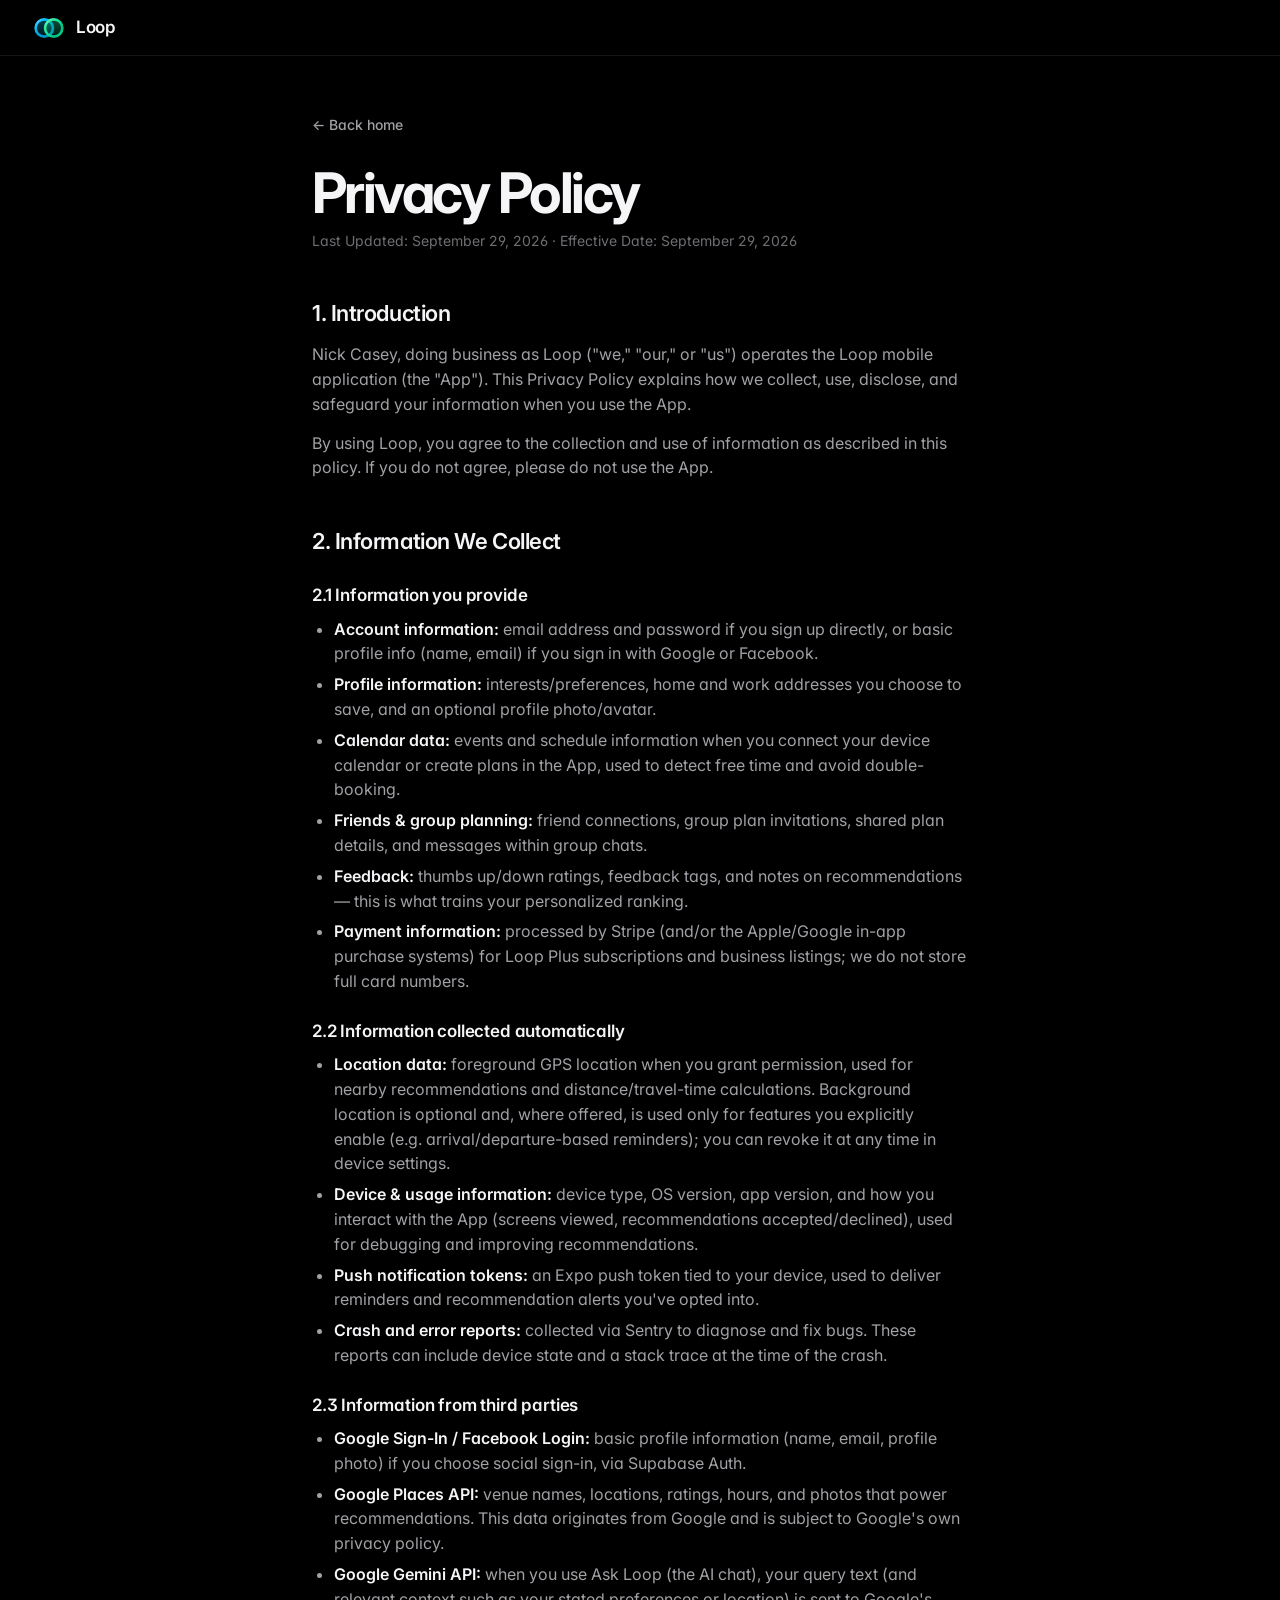
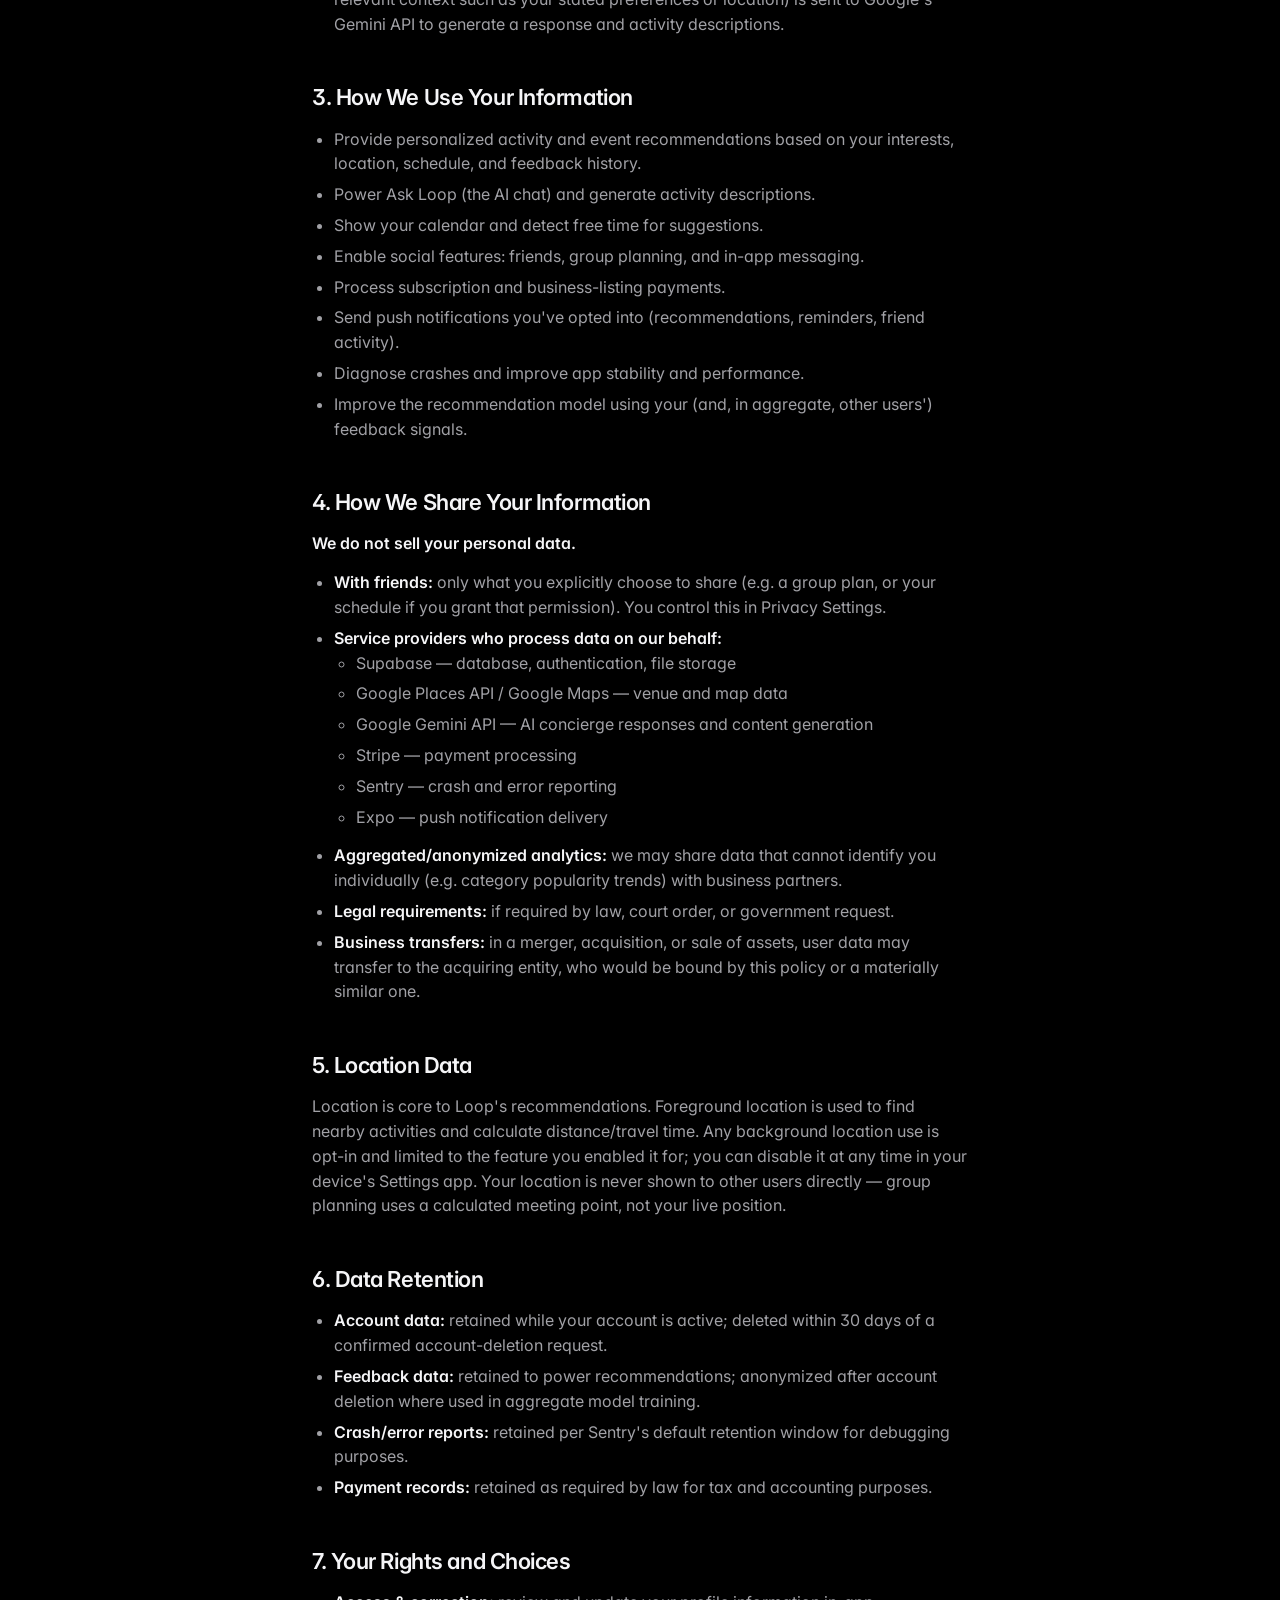
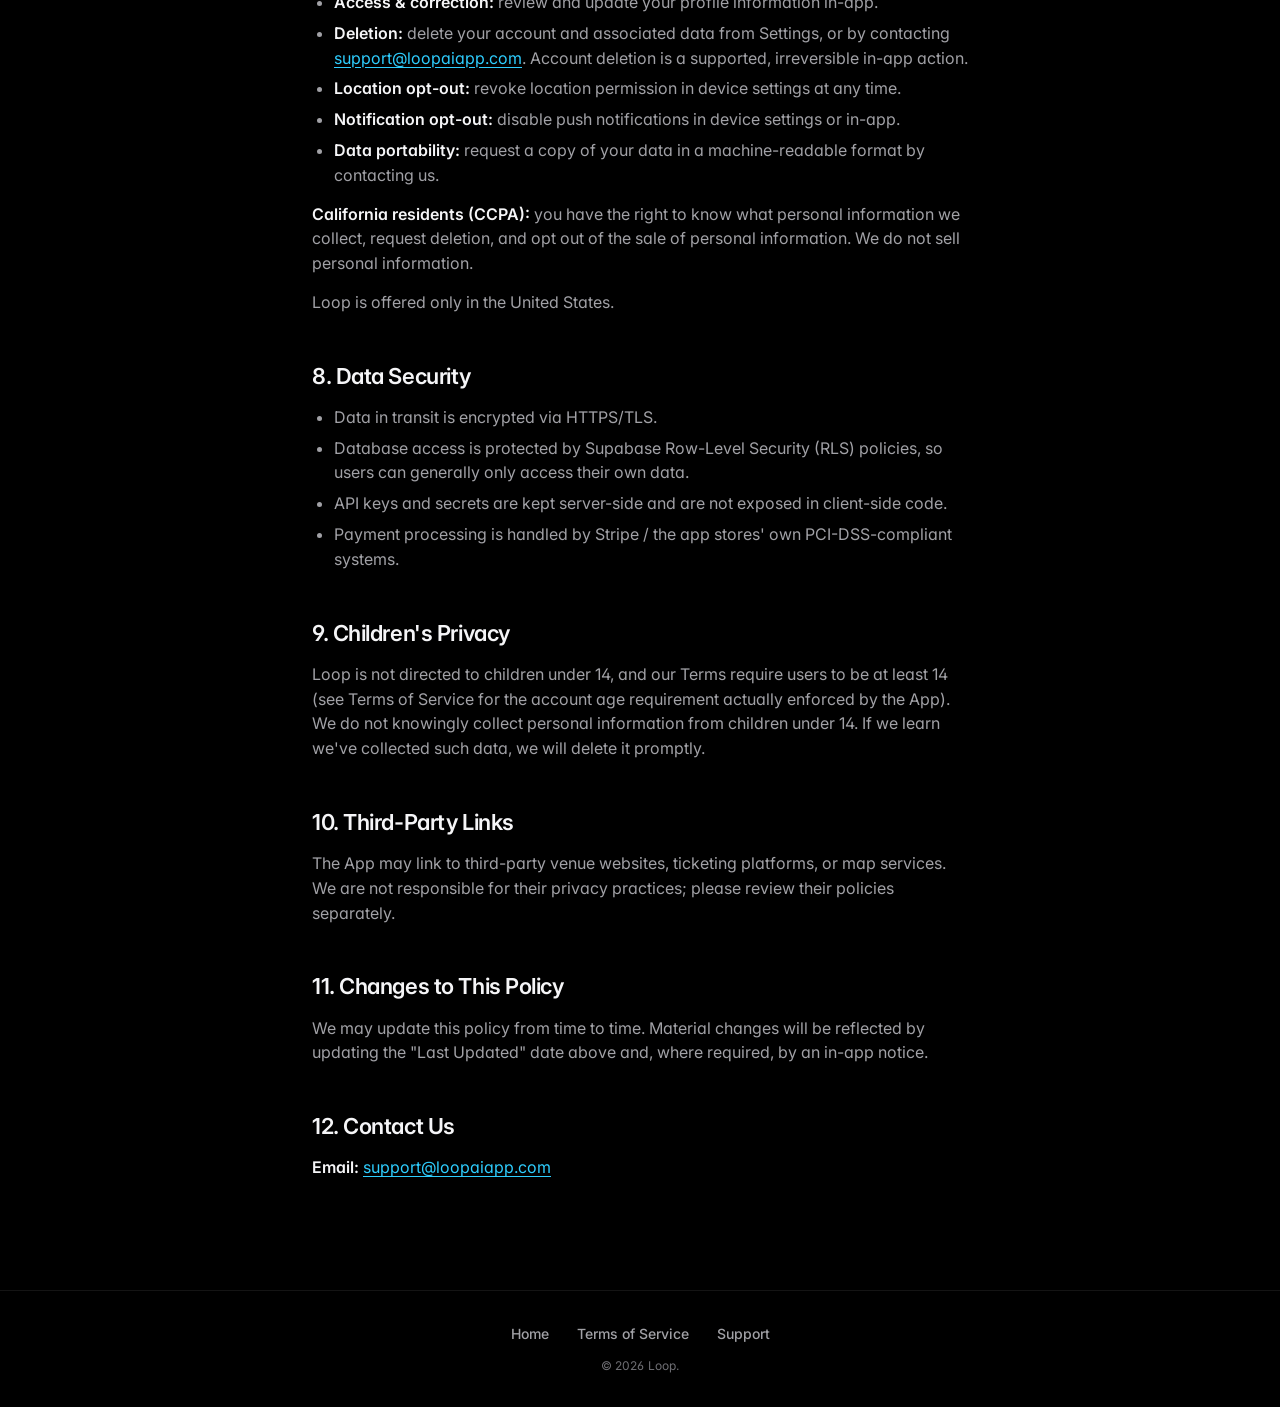
<file: privacy.html>
<!DOCTYPE html>
<html lang="en">
<head>
  <meta charset="UTF-8">
  <meta name="viewport" content="width=device-width, initial-scale=1.0">
  <title>Privacy Policy — Loop</title>
  <meta name="description" content="How Loop collects, uses, and protects your information.">
  <link rel="icon" type="image/svg+xml" href="assets/loop-logo.svg">
  <link rel="icon" type="image/png" href="assets/favicon.png">
  <link rel="apple-touch-icon" href="assets/apple-touch-icon.png">
  <meta property="og:image" content="https://loopaiapp.com/assets/og-loop.png">
  <meta name="twitter:card" content="summary_large_image">
  <link rel="stylesheet" href="styles.css">
</head>
<body>


  <header class="doc-header">
    <a href="index.html" class="brand">Loop</a>
  </header>

  <main class="doc">
    <a href="index.html" class="back-link">&larr; Back home</a>
    <h1>Privacy Policy</h1>
    <p class="meta">Last Updated: September 29, 2026 &middot; Effective Date: September 29, 2026</p>

    <h2>1. Introduction</h2>
    <p>Nick Casey, doing business as Loop ("we," "our," or "us") operates the Loop mobile application (the "App"). This Privacy Policy explains how we collect, use, disclose, and safeguard your information when you use the App.</p>
    <p>By using Loop, you agree to the collection and use of information as described in this policy. If you do not agree, please do not use the App.</p>

    <h2>2. Information We Collect</h2>
    <h3>2.1 Information you provide</h3>
    <ul>
      <li><strong>Account information:</strong> email address and password if you sign up directly, or basic profile info (name, email) if you sign in with Google or Facebook.</li>
      <li><strong>Profile information:</strong> interests/preferences, home and work addresses you choose to save, and an optional profile photo/avatar.</li>
      <li><strong>Calendar data:</strong> events and schedule information when you connect your device calendar or create plans in the App, used to detect free time and avoid double-booking.</li>
      <li><strong>Friends &amp; group planning:</strong> friend connections, group plan invitations, shared plan details, and messages within group chats.</li>
      <li><strong>Feedback:</strong> thumbs up/down ratings, feedback tags, and notes on recommendations — this is what trains your personalized ranking.</li>
      <li><strong>Payment information:</strong> processed by Stripe (and/or the Apple/Google in-app purchase systems) for Loop Plus subscriptions and business listings; we do not store full card numbers.</li>
    </ul>

    <h3>2.2 Information collected automatically</h3>
    <ul>
      <li><strong>Location data:</strong> foreground GPS location when you grant permission, used for nearby recommendations and distance/travel-time calculations. Background location is optional and, where offered, is used only for features you explicitly enable (e.g. arrival/departure-based reminders); you can revoke it at any time in device settings.</li>
      <li><strong>Device &amp; usage information:</strong> device type, OS version, app version, and how you interact with the App (screens viewed, recommendations accepted/declined), used for debugging and improving recommendations.</li>
      <li><strong>Push notification tokens:</strong> an Expo push token tied to your device, used to deliver reminders and recommendation alerts you've opted into.</li>
      <li><strong>Crash and error reports:</strong> collected via Sentry to diagnose and fix bugs. These reports can include device state and a stack trace at the time of the crash.</li>
    </ul>

    <h3>2.3 Information from third parties</h3>
    <ul>
      <li><strong>Google Sign-In / Facebook Login:</strong> basic profile information (name, email, profile photo) if you choose social sign-in, via Supabase Auth.</li>
      <li><strong>Google Places API:</strong> venue names, locations, ratings, hours, and photos that power recommendations. This data originates from Google and is subject to Google's own privacy policy.</li>
      <li><strong>Google Gemini API:</strong> when you use Ask Loop (the AI chat), your query text (and relevant context such as your stated preferences or location) is sent to Google's Gemini API to generate a response and activity descriptions.</li>
    </ul>

    <h2>3. How We Use Your Information</h2>
    <ul>
      <li>Provide personalized activity and event recommendations based on your interests, location, schedule, and feedback history.</li>
      <li>Power Ask Loop (the AI chat) and generate activity descriptions.</li>
      <li>Show your calendar and detect free time for suggestions.</li>
      <li>Enable social features: friends, group planning, and in-app messaging.</li>
      <li>Process subscription and business-listing payments.</li>
      <li>Send push notifications you've opted into (recommendations, reminders, friend activity).</li>
      <li>Diagnose crashes and improve app stability and performance.</li>
      <li>Improve the recommendation model using your (and, in aggregate, other users') feedback signals.</li>
    </ul>

    <h2>4. How We Share Your Information</h2>
    <p><strong>We do not sell your personal data.</strong></p>
    <ul>
      <li><strong>With friends:</strong> only what you explicitly choose to share (e.g. a group plan, or your schedule if you grant that permission). You control this in Privacy Settings.</li>
      <li><strong>Service providers who process data on our behalf:</strong>
        <ul>
          <li>Supabase — database, authentication, file storage</li>
          <li>Google Places API / Google Maps — venue and map data</li>
          <li>Google Gemini API — AI concierge responses and content generation</li>
          <li>Stripe — payment processing</li>
          <li>Sentry — crash and error reporting</li>
          <li>Expo — push notification delivery</li>
        </ul>
      </li>
      <li><strong>Aggregated/anonymized analytics:</strong> we may share data that cannot identify you individually (e.g. category popularity trends) with business partners.</li>
      <li><strong>Legal requirements:</strong> if required by law, court order, or government request.</li>
      <li><strong>Business transfers:</strong> in a merger, acquisition, or sale of assets, user data may transfer to the acquiring entity, who would be bound by this policy or a materially similar one.</li>
    </ul>

    <h2>5. Location Data</h2>
    <p>Location is core to Loop's recommendations. Foreground location is used to find nearby activities and calculate distance/travel time. Any background location use is opt-in and limited to the feature you enabled it for; you can disable it at any time in your device's Settings app. Your location is never shown to other users directly — group planning uses a calculated meeting point, not your live position.</p>

    <h2>6. Data Retention</h2>
    <ul>
      <li><strong>Account data:</strong> retained while your account is active; deleted within 30 days of a confirmed account-deletion request.</li>
      <li><strong>Feedback data:</strong> retained to power recommendations; anonymized after account deletion where used in aggregate model training.</li>
      <li><strong>Crash/error reports:</strong> retained per Sentry's default retention window for debugging purposes.</li>
      <li><strong>Payment records:</strong> retained as required by law for tax and accounting purposes.</li>
    </ul>

    <h2>7. Your Rights and Choices</h2>
    <ul>
      <li><strong>Access &amp; correction:</strong> review and update your profile information in-app.</li>
      <li><strong>Deletion:</strong> delete your account and associated data from Settings, or by contacting <a href="mailto:support@loopaiapp.com">support@loopaiapp.com</a>. Account deletion is a supported, irreversible in-app action.</li>
      <li><strong>Location opt-out:</strong> revoke location permission in device settings at any time.</li>
      <li><strong>Notification opt-out:</strong> disable push notifications in device settings or in-app.</li>
      <li><strong>Data portability:</strong> request a copy of your data in a machine-readable format by contacting us.</li>
    </ul>
    <p><strong>California residents (CCPA):</strong> you have the right to know what personal information we collect, request deletion, and opt out of the sale of personal information. We do not sell personal information.</p>
    <p>Loop is offered only in the United States.</p>

    <h2>8. Data Security</h2>
    <ul>
      <li>Data in transit is encrypted via HTTPS/TLS.</li>
      <li>Database access is protected by Supabase Row-Level Security (RLS) policies, so users can generally only access their own data.</li>
      <li>API keys and secrets are kept server-side and are not exposed in client-side code.</li>
      <li>Payment processing is handled by Stripe / the app stores' own PCI-DSS-compliant systems.</li>
    </ul>

    <h2>9. Children's Privacy</h2>
    <p>Loop is not directed to children under 14, and our Terms require users to be at least 14 (see Terms of Service for the account age requirement actually enforced by the App). We do not knowingly collect personal information from children under 14. If we learn we've collected such data, we will delete it promptly.</p>

    <h2>10. Third-Party Links</h2>
    <p>The App may link to third-party venue websites, ticketing platforms, or map services. We are not responsible for their privacy practices; please review their policies separately.</p>

    <h2>11. Changes to This Policy</h2>
    <p>We may update this policy from time to time. Material changes will be reflected by updating the "Last Updated" date above and, where required, by an in-app notice.</p>

    <h2>12. Contact Us</h2>
    <p>
      <strong>Email:</strong> <a href="mailto:support@loopaiapp.com">support@loopaiapp.com</a>
    </p>
  </main>

  <footer>
    <div class="footer-links">
      <a href="index.html">Home</a>
      <a href="terms.html">Terms of Service</a>
      <a href="support.html">Support</a>
    </div>
    <p class="copyright">&copy; 2026 Loop.</p>
  </footer>

</body>
</html>
</file>
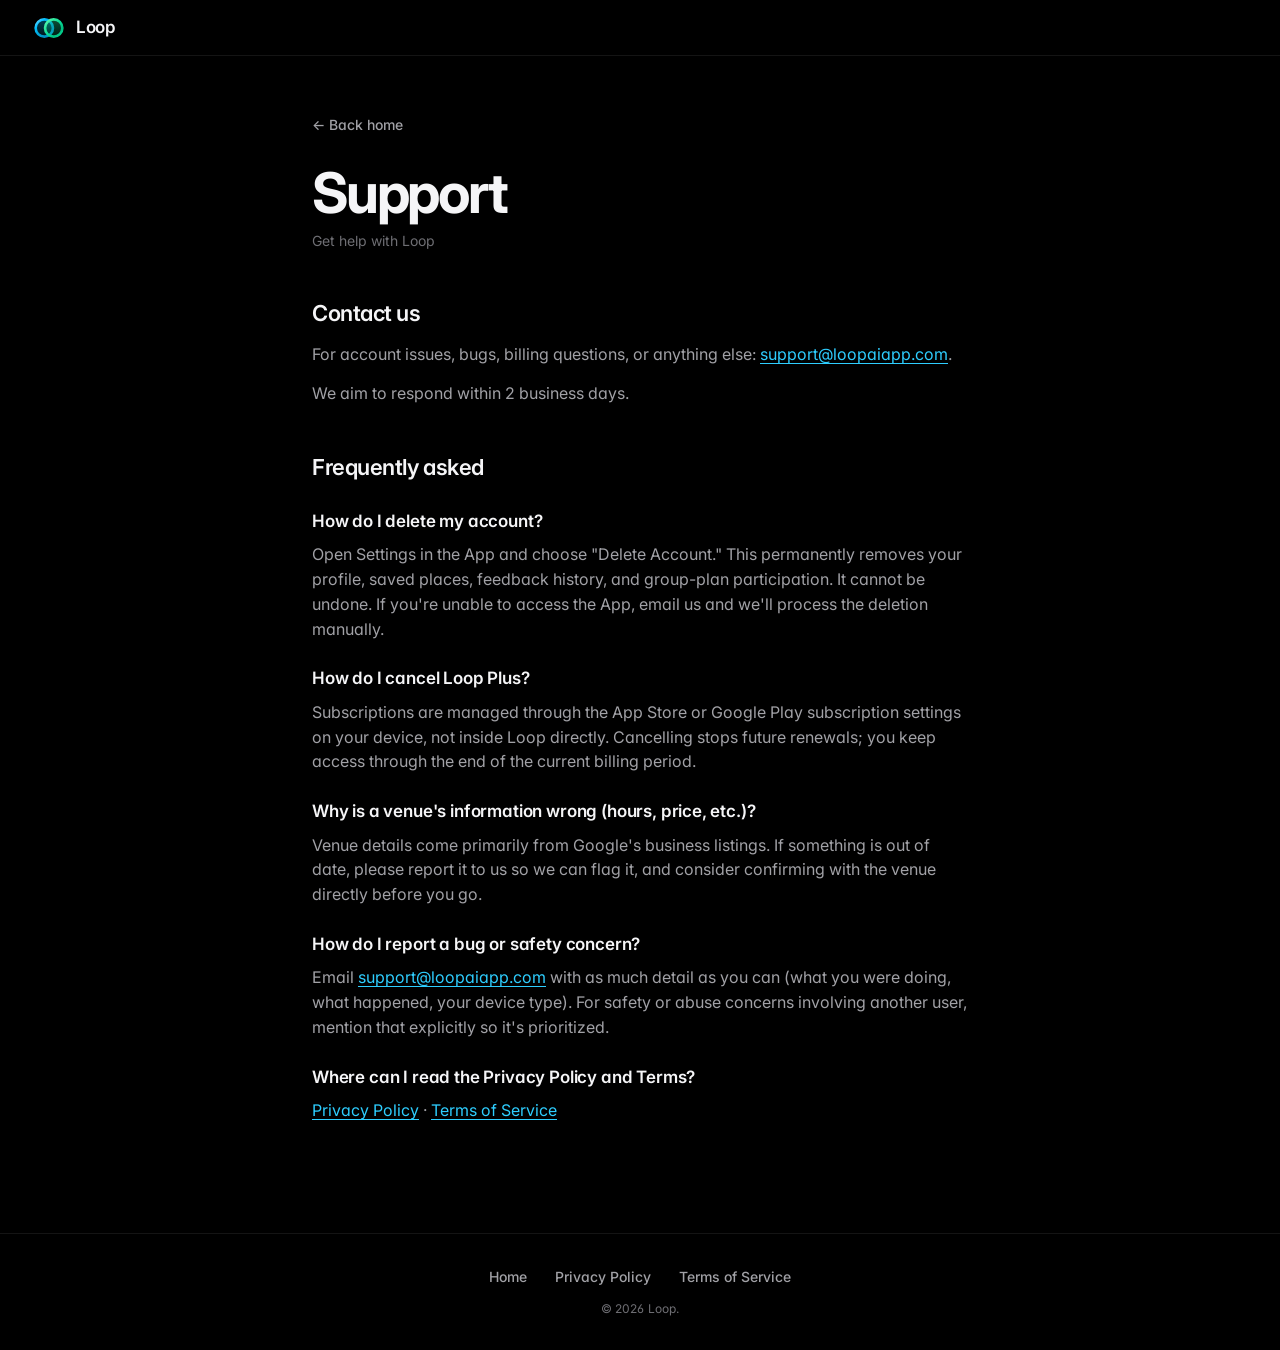
<file: support.html>
<!DOCTYPE html>
<html lang="en">
<head>
  <meta charset="UTF-8">
  <meta name="viewport" content="width=device-width, initial-scale=1.0">
  <title>Support — Loop</title>
  <meta name="description" content="Get help with the Loop app.">
  <link rel="icon" type="image/svg+xml" href="assets/loop-logo.svg">
  <link rel="icon" type="image/png" href="assets/favicon.png">
  <link rel="apple-touch-icon" href="assets/apple-touch-icon.png">
  <meta property="og:image" content="https://loopaiapp.com/assets/og-loop.png">
  <meta name="twitter:card" content="summary_large_image">
  <link rel="stylesheet" href="styles.css">
</head>
<body>


  <header class="doc-header">
    <a href="index.html" class="brand">Loop</a>
  </header>

  <main class="doc">
    <a href="index.html" class="back-link">&larr; Back home</a>
    <h1>Support</h1>
    <p class="meta">Get help with Loop</p>

    <h2>Contact us</h2>
    <p>For account issues, bugs, billing questions, or anything else: <a href="mailto:support@loopaiapp.com">support@loopaiapp.com</a>.</p>
    <p>We aim to respond within 2 business days.</p>

    <h2>Frequently asked</h2>

    <h3>How do I delete my account?</h3>
    <p>Open Settings in the App and choose "Delete Account." This permanently removes your profile, saved places, feedback history, and group-plan participation. It cannot be undone. If you're unable to access the App, email us and we'll process the deletion manually.</p>

    <h3>How do I cancel Loop Plus?</h3>
    <p>Subscriptions are managed through the App Store or Google Play subscription settings on your device, not inside Loop directly. Cancelling stops future renewals; you keep access through the end of the current billing period.</p>

    <h3>Why is a venue's information wrong (hours, price, etc.)?</h3>
    <p>Venue details come primarily from Google's business listings. If something is out of date, please report it to us so we can flag it, and consider confirming with the venue directly before you go.</p>

    <h3>How do I report a bug or safety concern?</h3>
    <p>Email <a href="mailto:support@loopaiapp.com">support@loopaiapp.com</a> with as much detail as you can (what you were doing, what happened, your device type). For safety or abuse concerns involving another user, mention that explicitly so it's prioritized.</p>

    <h3>Where can I read the Privacy Policy and Terms?</h3>
    <p><a href="privacy.html">Privacy Policy</a> &middot; <a href="terms.html">Terms of Service</a></p>
  </main>

  <footer>
    <div class="footer-links">
      <a href="index.html">Home</a>
      <a href="privacy.html">Privacy Policy</a>
      <a href="terms.html">Terms of Service</a>
    </div>
    <p class="copyright">&copy; 2026 Loop.</p>
  </footer>

</body>
</html>
</file>
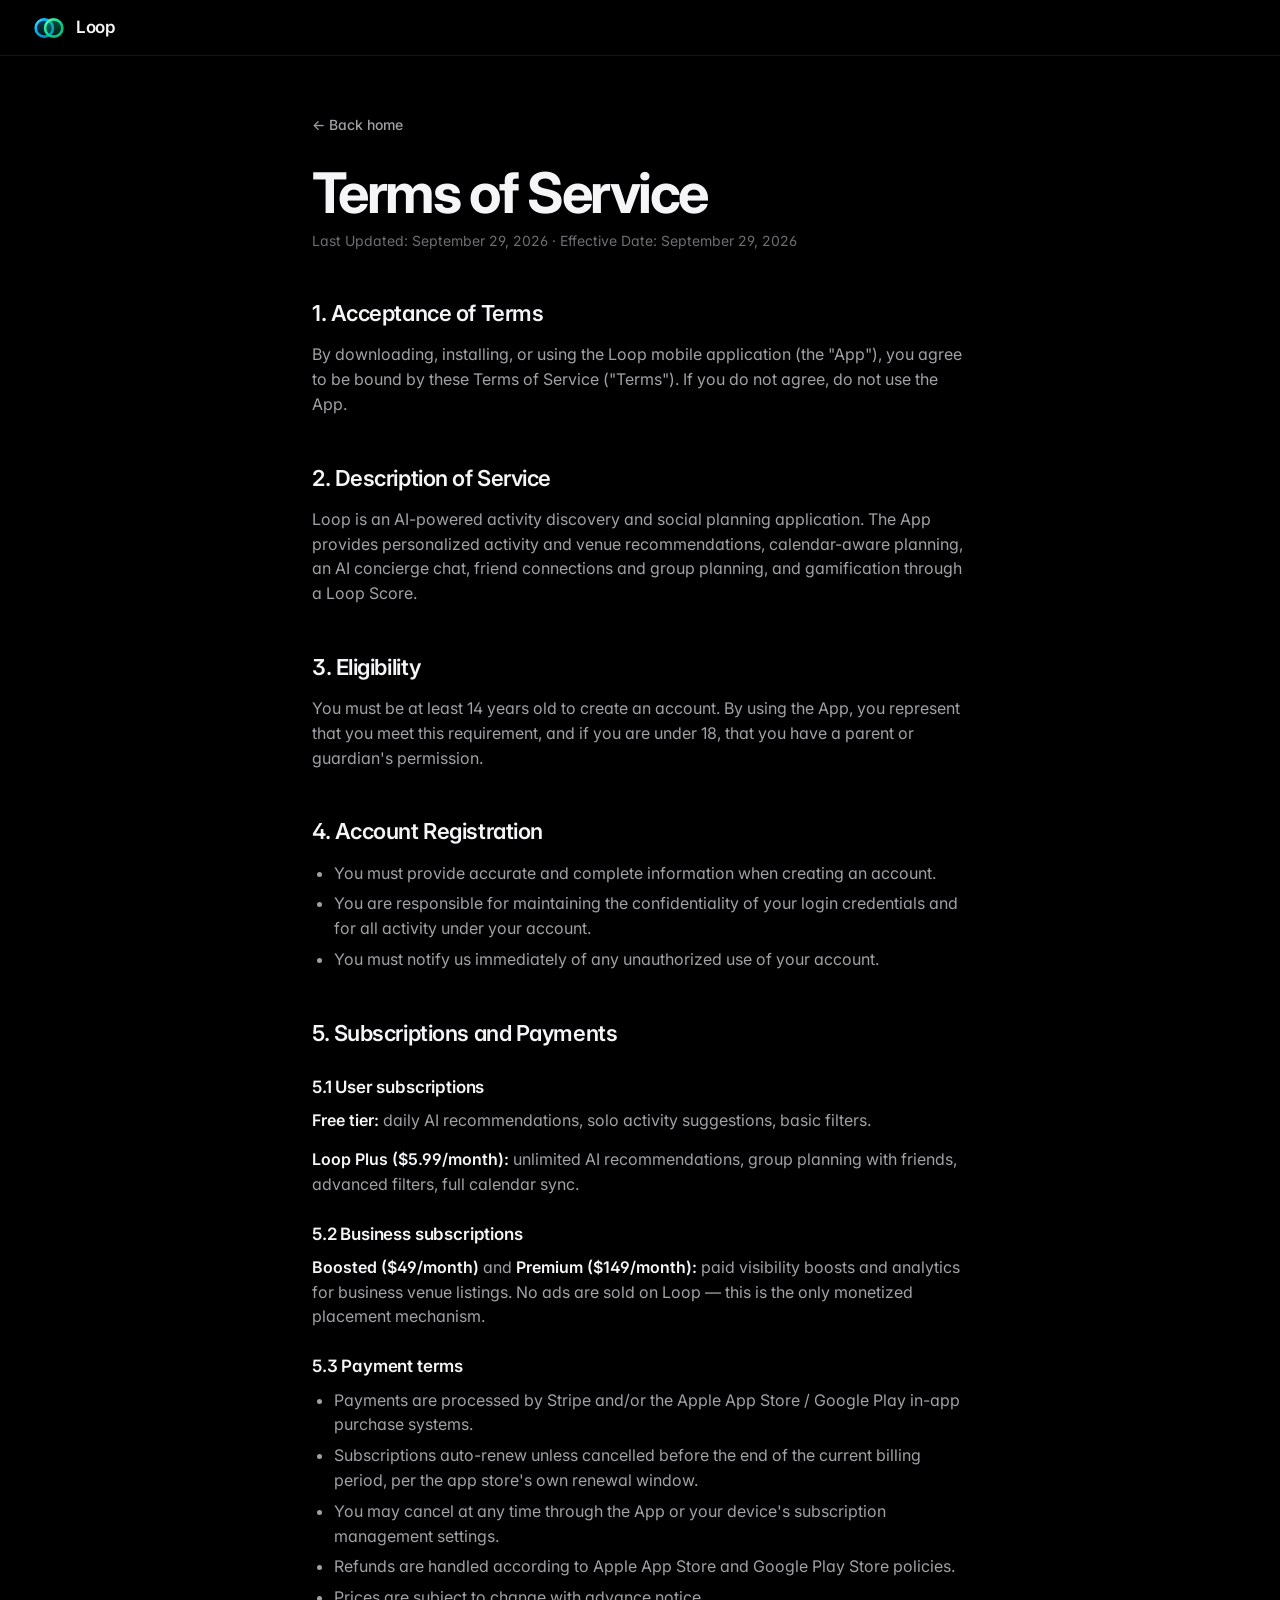
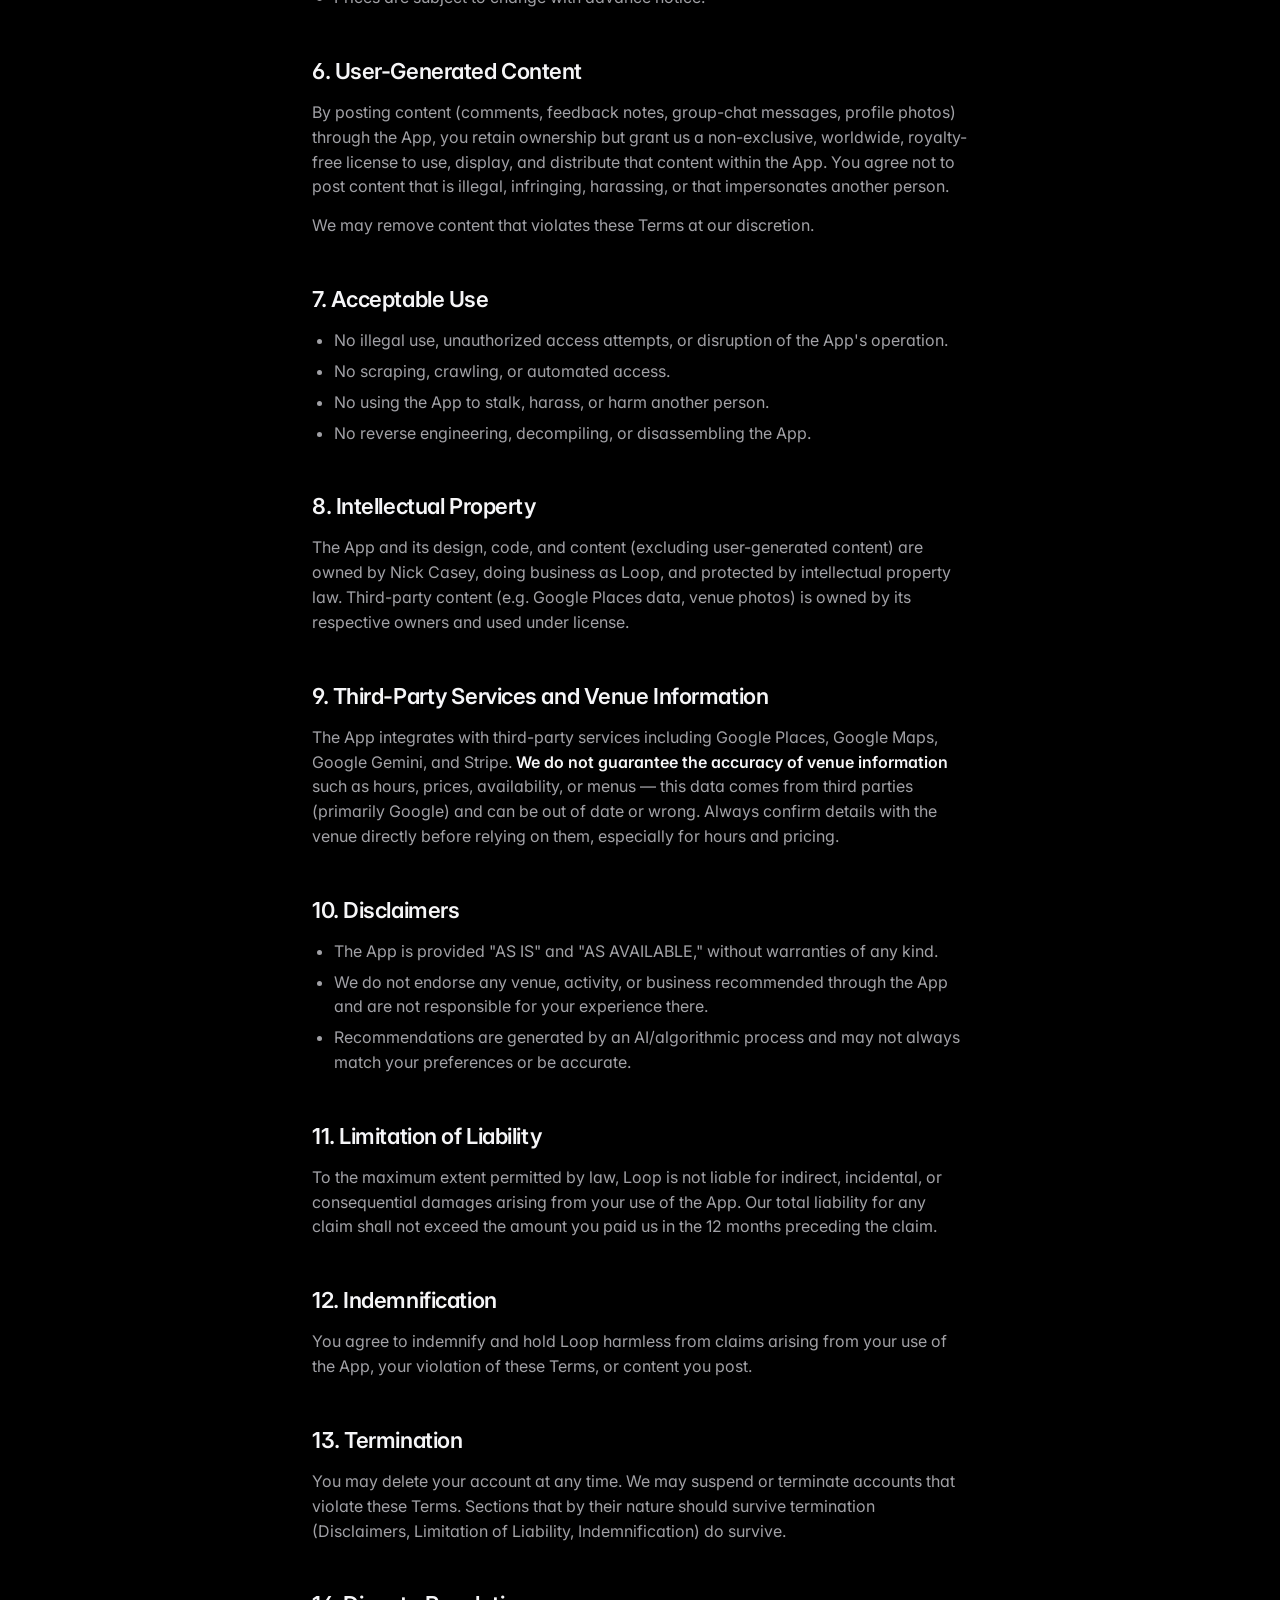
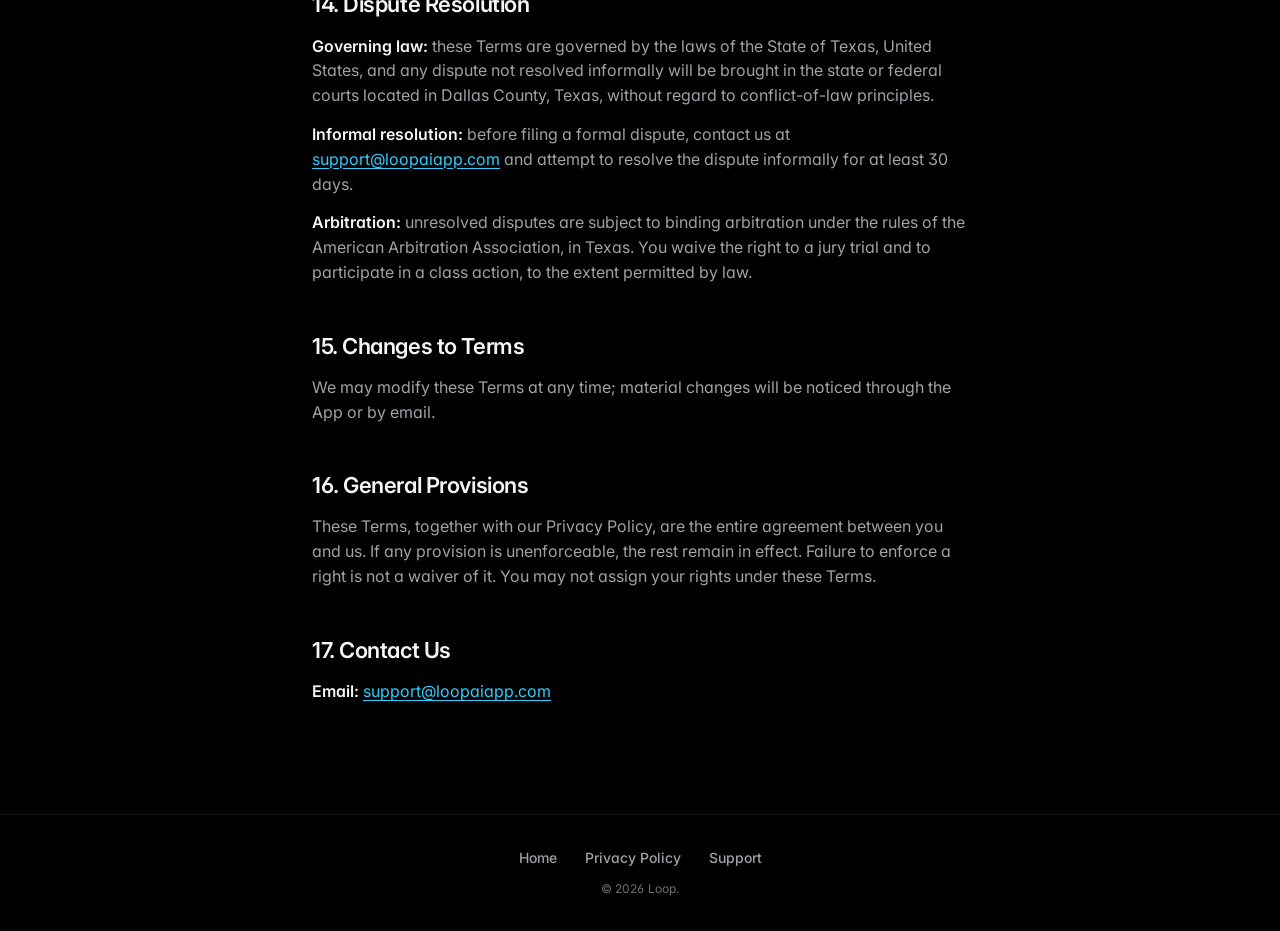
<file: terms.html>
<!DOCTYPE html>
<html lang="en">
<head>
  <meta charset="UTF-8">
  <meta name="viewport" content="width=device-width, initial-scale=1.0">
  <title>Terms of Service — Loop</title>
  <meta name="description" content="The terms that govern your use of Loop.">
  <link rel="icon" type="image/svg+xml" href="assets/loop-logo.svg">
  <link rel="icon" type="image/png" href="assets/favicon.png">
  <link rel="apple-touch-icon" href="assets/apple-touch-icon.png">
  <meta property="og:image" content="https://loopaiapp.com/assets/og-loop.png">
  <meta name="twitter:card" content="summary_large_image">
  <link rel="stylesheet" href="styles.css">
</head>
<body>


  <header class="doc-header">
    <a href="index.html" class="brand">Loop</a>
  </header>

  <main class="doc">
    <a href="index.html" class="back-link">&larr; Back home</a>
    <h1>Terms of Service</h1>
    <p class="meta">Last Updated: September 29, 2026 &middot; Effective Date: September 29, 2026</p>

    <h2>1. Acceptance of Terms</h2>
    <p>By downloading, installing, or using the Loop mobile application (the "App"), you agree to be bound by these Terms of Service ("Terms"). If you do not agree, do not use the App.</p>

    <h2>2. Description of Service</h2>
    <p>Loop is an AI-powered activity discovery and social planning application. The App provides personalized activity and venue recommendations, calendar-aware planning, an AI concierge chat, friend connections and group planning, and gamification through a Loop Score.</p>

    <h2>3. Eligibility</h2>
    <p>You must be at least 14 years old to create an account. By using the App, you represent that you meet this requirement, and if you are under 18, that you have a parent or guardian's permission.</p>

    <h2>4. Account Registration</h2>
    <ul>
      <li>You must provide accurate and complete information when creating an account.</li>
      <li>You are responsible for maintaining the confidentiality of your login credentials and for all activity under your account.</li>
      <li>You must notify us immediately of any unauthorized use of your account.</li>
    </ul>

    <h2>5. Subscriptions and Payments</h2>
    <h3>5.1 User subscriptions</h3>
    <p><strong>Free tier:</strong> daily AI recommendations, solo activity suggestions, basic filters.</p>
    <p><strong>Loop Plus ($5.99/month):</strong> unlimited AI recommendations, group planning with friends, advanced filters, full calendar sync.</p>
    <h3>5.2 Business subscriptions</h3>
    <p><strong>Boosted ($49/month)</strong> and <strong>Premium ($149/month):</strong> paid visibility boosts and analytics for business venue listings. No ads are sold on Loop — this is the only monetized placement mechanism.</p>
    <h3>5.3 Payment terms</h3>
    <ul>
      <li>Payments are processed by Stripe and/or the Apple App Store / Google Play in-app purchase systems.</li>
      <li>Subscriptions auto-renew unless cancelled before the end of the current billing period, per the app store's own renewal window.</li>
      <li>You may cancel at any time through the App or your device's subscription management settings.</li>
      <li>Refunds are handled according to Apple App Store and Google Play Store policies.</li>
      <li>Prices are subject to change with advance notice.</li>
    </ul>

    <h2>6. User-Generated Content</h2>
    <p>By posting content (comments, feedback notes, group-chat messages, profile photos) through the App, you retain ownership but grant us a non-exclusive, worldwide, royalty-free license to use, display, and distribute that content within the App. You agree not to post content that is illegal, infringing, harassing, or that impersonates another person.</p>
    <p>We may remove content that violates these Terms at our discretion.</p>

    <h2>7. Acceptable Use</h2>
    <ul>
      <li>No illegal use, unauthorized access attempts, or disruption of the App's operation.</li>
      <li>No scraping, crawling, or automated access.</li>
      <li>No using the App to stalk, harass, or harm another person.</li>
      <li>No reverse engineering, decompiling, or disassembling the App.</li>
    </ul>

    <h2>8. Intellectual Property</h2>
    <p>The App and its design, code, and content (excluding user-generated content) are owned by Nick Casey, doing business as Loop, and protected by intellectual property law. Third-party content (e.g. Google Places data, venue photos) is owned by its respective owners and used under license.</p>

    <h2>9. Third-Party Services and Venue Information</h2>
    <p>The App integrates with third-party services including Google Places, Google Maps, Google Gemini, and Stripe. <strong>We do not guarantee the accuracy of venue information</strong> such as hours, prices, availability, or menus — this data comes from third parties (primarily Google) and can be out of date or wrong. Always confirm details with the venue directly before relying on them, especially for hours and pricing.</p>

    <h2>10. Disclaimers</h2>
    <ul>
      <li>The App is provided "AS IS" and "AS AVAILABLE," without warranties of any kind.</li>
      <li>We do not endorse any venue, activity, or business recommended through the App and are not responsible for your experience there.</li>
      <li>Recommendations are generated by an AI/algorithmic process and may not always match your preferences or be accurate.</li>
    </ul>

    <h2>11. Limitation of Liability</h2>
    <p>To the maximum extent permitted by law, Loop is not liable for indirect, incidental, or consequential damages arising from your use of the App. Our total liability for any claim shall not exceed the amount you paid us in the 12 months preceding the claim.</p>

    <h2>12. Indemnification</h2>
    <p>You agree to indemnify and hold Loop harmless from claims arising from your use of the App, your violation of these Terms, or content you post.</p>

    <h2>13. Termination</h2>
    <p>You may delete your account at any time. We may suspend or terminate accounts that violate these Terms. Sections that by their nature should survive termination (Disclaimers, Limitation of Liability, Indemnification) do survive.</p>

    <h2>14. Dispute Resolution</h2>
    <p><strong>Governing law:</strong> these Terms are governed by the laws of the State of Texas, United States, and any dispute not resolved informally will be brought in the state or federal courts located in Dallas County, Texas, without regard to conflict-of-law principles.</p>
    <p><strong>Informal resolution:</strong> before filing a formal dispute, contact us at <a href="mailto:support@loopaiapp.com">support@loopaiapp.com</a> and attempt to resolve the dispute informally for at least 30 days.</p>
    <p><strong>Arbitration:</strong> unresolved disputes are subject to binding arbitration under the rules of the American Arbitration Association, in Texas. You waive the right to a jury trial and to participate in a class action, to the extent permitted by law.</p>

    <h2>15. Changes to Terms</h2>
    <p>We may modify these Terms at any time; material changes will be noticed through the App or by email.</p>

    <h2>16. General Provisions</h2>
    <p>These Terms, together with our Privacy Policy, are the entire agreement between you and us. If any provision is unenforceable, the rest remain in effect. Failure to enforce a right is not a waiver of it. You may not assign your rights under these Terms.</p>

    <h2>17. Contact Us</h2>
    <p>
      <strong>Email:</strong> <a href="mailto:support@loopaiapp.com">support@loopaiapp.com</a>
    </p>
  </main>

  <footer>
    <div class="footer-links">
      <a href="index.html">Home</a>
      <a href="privacy.html">Privacy Policy</a>
      <a href="support.html">Support</a>
    </div>
    <p class="copyright">&copy; 2026 Loop.</p>
  </footer>

</body>
</html>
</file>
<file: styles.css>
/* Loop – AI Concierge — shared stylesheet (index + support/privacy/terms)
   Plain CSS, no build step. Only external resource: Google Fonts (Inter).
   Tokens mirror constants/brand.ts: true black #000000, cards #1C1C1E,
   loopBlue #00A6D9, loopBlueLight #2ECEFF, loopBlueDark #007DA3, loop green #09DB98.
   Motion is progressive: content is fully visible with JS off, and all motion
   is removed under prefers-reduced-motion. */

@import url('https://fonts.googleapis.com/css2?family=Inter:wght@300;400;500;600;700;800&display=swap');

:root {
  --black: #000000;
  --card: #1C1C1E;
  --card-2: #2C2C2E;
  --hairline: rgba(255, 255, 255, 0.08);
  --blue: #00A6D9;
  --blue-light: #2ECEFF;
  --blue-dark: #007DA3;
  --green: #09DB98;
  --amber: #F59E0B;

  --text: #F5F5F7;
  --text-2: #A1A1A6;
  --text-3: #6E6E73;

  --gutter: 16px;
  --maxw: 1120px;
  --ease: cubic-bezier(0.22, 1, 0.36, 1);   /* expo-out, the keynote curve */
  --font: 'Inter', -apple-system, BlinkMacSystemFont, 'SF Pro Display', 'Segoe UI', Roboto, 'Helvetica Neue', Arial, sans-serif;
  color-scheme: dark;
}

@media (min-width: 640px) { :root { --gutter: 32px; } }

*, *::before, *::after { margin: 0; padding: 0; box-sizing: border-box; }

html { -webkit-text-size-adjust: 100%; scroll-behavior: smooth; background: var(--black); }

body {
  font-family: var(--font);
  font-feature-settings: 'ss01', 'cv11';
  color: var(--text);
  background: var(--black);
  line-height: 1.55;
  -webkit-font-smoothing: antialiased;
  -moz-osx-font-smoothing: grayscale;
  overflow-x: hidden;
}

img { display: block; max-width: 100%; height: auto; }
a { color: var(--blue-light); }
::selection { background: rgba(46, 206, 255, 0.35); color: #fff; }

.skip {
  position: absolute; left: -9999px; top: 8px; z-index: 100;
  background: #fff; color: #000; padding: 8px 16px; border-radius: 8px; text-decoration: none; font-weight: 600;
}
.skip:focus { left: 8px; }

:focus-visible { outline: 2px solid var(--blue-light); outline-offset: 3px; border-radius: 6px; }

.wrap { width: 100%; max-width: var(--maxw); margin: 0 auto; padding: 0 var(--gutter); }

/* ---------- Type ---------- */
.eyebrow {
  font-size: 13px; font-weight: 600; letter-spacing: 0.18em; text-transform: uppercase;
  color: var(--blue-light); margin-bottom: 16px;
}

.display {
  font-size: clamp(96px, 26vw, 248px);
  font-weight: 700;
  line-height: 0.9;
  letter-spacing: -0.065em;
  padding-right: 0.04em; /* keep the tight "p" from clipping under background-clip */
  background: linear-gradient(180deg, #FFFFFF 30%, #BDEFFF 75%, var(--blue-light) 110%);
  -webkit-background-clip: text; background-clip: text;
  -webkit-text-fill-color: transparent; color: #fff;
}

.headline {
  font-size: clamp(44px, 9vw, 96px);
  font-weight: 700;
  line-height: 1.0;
  letter-spacing: -0.045em;
  margin-bottom: 24px;
}

.grad {
  background: linear-gradient(100deg, var(--blue-light) 0%, var(--blue) 45%, var(--green) 100%);
  -webkit-background-clip: text; background-clip: text;
  -webkit-text-fill-color: transparent; color: var(--blue-light);
}

.lede { font-size: clamp(18px, 2.2vw, 22px); line-height: 1.5; color: var(--text-2); max-width: 30em; font-weight: 400; letter-spacing: -0.01em; }
.lede.center { margin: 0 auto; text-align: center; }

/* ---------- CTA pill ---------- */
.pill {
  display: inline-flex; align-items: center; justify-content: center;
  min-height: 48px; padding: 0 28px; border-radius: 999px;
  font-size: 17px; font-weight: 600; letter-spacing: -0.01em;
  color: #001018; text-decoration: none;
  background: linear-gradient(180deg, #FFFFFF 0%, #DDF6FF 100%);
  box-shadow: 0 0 0 1px rgba(255, 255, 255, 0.4), 0 10px 40px -8px rgba(46, 206, 255, 0.55);
  transition: transform 0.35s var(--ease), box-shadow 0.35s var(--ease);
}
.pill:hover { transform: translateY(-2px) scale(1.02); box-shadow: 0 0 0 1px rgba(255,255,255,0.6), 0 16px 56px -8px rgba(46, 206, 255, 0.75); }
.pill:active { transform: scale(0.98); }
.pill-sm { min-height: 36px; padding: 0 16px; font-size: 14px; box-shadow: 0 0 0 1px rgba(255,255,255,0.3); }

/* ---------- Nav ---------- */
.nav {
  position: fixed; inset: 0 0 auto 0; z-index: 50;
  display: flex; align-items: center; justify-content: space-between;
  height: 56px; padding: 0 var(--gutter);
  padding-top: env(safe-area-inset-top);
  border-bottom: 1px solid transparent;
  transition: background-color 0.4s var(--ease), border-color 0.4s var(--ease), box-shadow 0.4s var(--ease);
}
.nav.scrolled {
  background: rgba(0, 0, 0, 0.62);
  -webkit-backdrop-filter: saturate(180%) blur(20px); backdrop-filter: saturate(180%) blur(20px);
  border-bottom-color: var(--hairline);
}
html:not(.js) .nav { background: rgba(0, 0, 0, 0.72); -webkit-backdrop-filter: blur(20px); backdrop-filter: blur(20px); border-bottom-color: var(--hairline); }
.nav-brand { display: inline-flex; align-items: center; gap: 10px; color: var(--text); text-decoration: none; font-weight: 600; font-size: 17px; letter-spacing: -0.02em; }
.nav-brand img { width: 34px; height: 24px; }

/* ---------- Hero ---------- */
.hero {
  position: relative; overflow: hidden;
  min-height: 100vh; min-height: 100svh;
  display: flex; align-items: center; justify-content: center;
  padding: 96px var(--gutter) 88px;
  text-align: center;
  isolation: isolate;
}
.hero-inner { position: relative; z-index: 2; display: flex; flex-direction: column; align-items: center; }
.hero-sub {
  font-size: clamp(22px, 4.4vw, 40px); font-weight: 500; letter-spacing: -0.03em;
  color: var(--text); margin-top: 8px;
}
.hero-promise { font-size: clamp(17px, 2vw, 21px); color: var(--text-2); max-width: 28em; margin: 20px auto 36px; letter-spacing: -0.01em; }

/* The logo's two interlocking rings, scaled up into atmosphere. */
.rings { position: absolute; inset: 0; z-index: 0; pointer-events: none; }
.ring {
  position: absolute; top: 50%; left: 50%;
  --w: min(118vw, 780px);
  width: var(--w); height: var(--w); border-radius: 50%;
  margin-top: calc(var(--w) * -0.5);
  opacity: 0.6;
  will-change: transform; /* perf only: rings animate on the compositor */
}
/* gradient stroke drawn on ::before and masked to a ring; glow filter sits on the parent so the mask does not clip it */
.ring::before {
  content: ''; position: absolute; inset: 0; border-radius: 50%;
  padding: clamp(10px, 2.2vw, 22px);
  background: var(--ring-fill);
  -webkit-mask: linear-gradient(#000 0 0) content-box, linear-gradient(#000 0 0);
  -webkit-mask-composite: xor;
          mask: linear-gradient(#000 0 0) content-box exclude, linear-gradient(#000 0 0);
}
.ring-a {
  --ring-fill: conic-gradient(from 200deg, rgba(46,206,255,0) 0deg, rgba(46,206,255,0.95) 90deg, rgba(0,125,163,0.25) 200deg, rgba(46,206,255,0) 360deg);
  margin-left: calc(var(--w) * -0.72); /* offset via margin so rotate/translate animate in place */
  filter: drop-shadow(0 0 36px rgba(0, 166, 217, 0.7));
  animation: drift-a 28s var(--ease) infinite alternate, spin 60s linear infinite;
}
.ring-b {
  --ring-fill: conic-gradient(from 20deg, rgba(9,219,152,0) 0deg, rgba(9,219,152,0.8) 100deg, rgba(0,192,128,0.18) 220deg, rgba(9,219,152,0) 360deg);
  margin-left: calc(var(--w) * -0.28);
  filter: drop-shadow(0 0 36px rgba(9, 219, 152, 0.5));
  opacity: 0.42;
  animation: drift-b 32s var(--ease) infinite alternate, spin 72s linear infinite reverse;
}
.halo {
  --w: min(140vw, 1100px);
  position: absolute; top: 50%; left: 50%; width: var(--w); height: var(--w);
  margin: calc(var(--w) * -0.5) 0 0 calc(var(--w) * -0.5);
  background: radial-gradient(circle, rgba(0, 166, 217, 0.22) 0%, rgba(0, 125, 163, 0.08) 35%, transparent 65%);
  animation: breathe 9s ease-in-out infinite;
}
/* soft vignette so type always sits on true black */
.hero::after {
  content: ''; position: absolute; inset: 0; z-index: 1; pointer-events: none;
  background: radial-gradient(ellipse at 50% 50%, rgba(0,0,0,0.55) 0%, rgba(0,0,0,0) 45%),
              linear-gradient(180deg, rgba(0,0,0,0) 70%, #000 100%);
}

@keyframes drift-a { from { translate: -3% -2%; } to { translate: 3% 2%; } }
@keyframes drift-b { from { translate: 3% 2%; } to { translate: -3% -1%; } }
@keyframes spin { to { rotate: 360deg; } }
@keyframes breathe { 0%, 100% { opacity: 0.75; scale: 1; } 50% { opacity: 1; scale: 1.06; } }

.scroll-cue { position: absolute; left: 50%; bottom: 28px; z-index: 2; width: 1px; height: 44px; translate: -50% 0; background: var(--hairline); overflow: hidden; }
.scroll-cue span { position: absolute; left: 0; top: -44px; width: 1px; height: 44px; background: linear-gradient(180deg, transparent, var(--blue-light)); animation: cue 2.4s var(--ease) infinite; }
@keyframes cue { to { top: 44px; } }

/* ---------- It learns you ---------- */
.learns { padding: clamp(120px, 20vh, 220px) 0; }
.manifesto {
  font-size: clamp(28px, 5.2vw, 60px);
  font-weight: 600; line-height: 1.12; letter-spacing: -0.035em;
  color: var(--text);
  max-width: 20em;
}
/* word-by-word scroll illumination (JS adds .w spans; without JS the text is simply white) */
.manifesto .w { color: rgba(245, 245, 247, 0.18); transition: color 0.5s var(--ease); }
.manifesto .w.lit { color: var(--text); }

/* ---------- Teasers ---------- */
.teaser { padding: clamp(72px, 14vh, 160px) 0; overflow: hidden; overflow: clip; }
.teaser-grid { display: grid; gap: 48px; align-items: center; }
.teaser-copy { max-width: 560px; }

/* Device stage. Only transform + opacity move: --p (0..1, scroll-scrubbed by app.js,
   defaults to 1 so JS-off shows the phone at rest) drives the rise/tilt on .tilt. */
.stage {
  position: relative; margin: 0 auto;
  width: min(100%, 300px);
  --p: 1;
  perspective: 1400px;
}

.stage-glow {
  position: absolute; left: 50%; top: 50%; width: 190%; height: 110%;
  transform: translate(-50%, -50%);
  background: radial-gradient(closest-side, rgba(46, 206, 255, 0.30), rgba(0, 125, 163, 0.10) 55%, transparent);
  opacity: calc(0.2 + var(--p) * 0.8);
  pointer-events: none;
}
.stage-green .stage-glow { background: radial-gradient(closest-side, rgba(9, 219, 152, 0.26), rgba(0, 166, 217, 0.10) 55%, transparent); }
.tilt {
  position: relative;
  transform: translate3d(0, calc((1 - var(--p)) * 80px), 0) scale(calc(0.86 + var(--p) * 0.14)) rotateX(calc((1 - var(--p)) * 16deg));
  opacity: calc(0.2 + var(--p) * 0.8);
  transform-origin: 50% 85%;
}
.float { animation: float 7s ease-in-out infinite; animation-delay: calc(var(--i, 0) * -1.8s); }
@keyframes float { 0%, 100% { transform: translate3d(0, -6px, 0); } 50% { transform: translate3d(0, 6px, 0); } }

/* Phone art: self-framed inline SVGs. Every element's BASE style is the finished
   screen, so reduced-motion (animation: none) shows a complete, static frame. Motion
   is transform/opacity only, one calm 8 s loop per phone. */
.art { display: block; width: 100%; height: auto; }
.art text { font-family: var(--font); text-rendering: geometricPrecision; }
.art .ask-send, .art .plan-check, .art .plan-send, .art .learn-tap, .art .learn-pulse { transform-box: fill-box; transform-origin: center; }
.art [class^="ask-"], .art [class^="plan-"], .art [class^="learn-"], .art .art-sheen { animation-duration: 8s; animation-iteration-count: infinite; animation-timing-function: var(--ease); }
.art-sheen { animation-name: art-sheen; animation-timing-function: cubic-bezier(0.45, 0, 0.2, 1) !important; }
@keyframes art-sheen { 0%, 70% { transform: skewX(-14deg) translateX(0); } 100% { transform: skewX(-14deg) translateX(620px); } }

.ask-ph     { animation-name: ask-ph; }
.ask-typed  { opacity: 0; animation-name: ask-typed; }
.ask-cover, .ask-caret { opacity: 0; animation-name: ask-cover; }
.ask-send   { animation-name: ask-send; }
.ask-q      { animation-name: ask-q; }
.ask-a      { animation-name: ask-a; }
.ask-card   { animation-name: ask-card; }
.ask-chips  { animation-name: ask-chips; }
@keyframes ask-ph    { 0%, 2% { opacity: 1; } 3%, 34% { opacity: 0; } 38%, 100% { opacity: 1; } }
@keyframes ask-typed { 0%, 2% { opacity: 0; } 3%, 31% { opacity: 1; } 33%, 100% { opacity: 0; } }
@keyframes ask-cover { 0%, 2% { opacity: 0; transform: translateX(0); } 3% { opacity: 1; transform: translateX(0); animation-timing-function: steps(19, end); } 29% { opacity: 1; transform: translateX(126px); } 31%, 100% { opacity: 0; transform: translateX(126px); } }
@keyframes ask-send  { 0%, 30% { transform: scale(1); } 32% { transform: scale(0.86); } 36%, 100% { transform: scale(1); } }
@keyframes ask-q     { 0%, 32% { opacity: 0; transform: translateY(10px); } 38%, 92% { opacity: 1; transform: none; } 97%, 100% { opacity: 0; } }
@keyframes ask-a     { 0%, 42% { opacity: 0; transform: translateY(10px); } 48%, 92% { opacity: 1; transform: none; } 97%, 100% { opacity: 0; } }
@keyframes ask-card  { 0%, 52% { opacity: 0; transform: translateX(70px); } 60%, 92% { opacity: 1; transform: none; } 97%, 100% { opacity: 0; } }
@keyframes ask-chips { 0%, 62% { opacity: 0; } 68%, 92% { opacity: 1; } 97%, 100% { opacity: 0; } }

.plan-on       { animation-name: plan-on; }
.plan-check    { animation-name: plan-check; }
.plan-pick     { animation-name: plan-pick; }
.plan-free     { animation-name: plan-free; }
.plan-dist     { animation-name: plan-dist; }
.plan-sum      { animation-name: plan-sum; }
.plan-send     { animation-name: plan-send; }
.plan-send-off { opacity: 0; animation-name: plan-send-off; }
@keyframes plan-on       { 0%, 20% { opacity: 0; } 25%, 92% { opacity: 1; } 97%, 100% { opacity: 0; } }
@keyframes plan-check    { 0%, 23% { opacity: 0; transform: scale(0.3); } 29% { opacity: 1; transform: scale(1.18); } 33%, 92% { opacity: 1; transform: scale(1); } 97%, 100% { opacity: 0; } }
@keyframes plan-pick     { 0%, 30% { opacity: 0; } 36%, 92% { opacity: 1; } 97%, 100% { opacity: 0; } }
@keyframes plan-free     { 0%, 36% { opacity: 0; transform: translateY(5px); } 42%, 92% { opacity: 1; transform: none; } 97%, 100% { opacity: 0; } }
@keyframes plan-dist     { 0%, 44% { opacity: 0; transform: translateY(5px); } 50%, 92% { opacity: 1; transform: none; } 97%, 100% { opacity: 0; } }
@keyframes plan-sum      { 0%, 54% { opacity: 0; } 60%, 92% { opacity: 1; } 97%, 100% { opacity: 0; } }
@keyframes plan-send-off { 0%, 64% { opacity: 1; } 70%, 92% { opacity: 0; } 97%, 100% { opacity: 1; } }
@keyframes plan-send     { 0%, 68% { transform: scale(1); } 72% { transform: scale(1.04); } 77%, 100% { transform: scale(1); } }

.learn-modal   { animation-name: learn-modal; }
.learn-yes-off { opacity: 0; animation-name: learn-yes-off; }
.learn-tap     { opacity: 0; animation-name: learn-tap; }
.learn-toast   { animation-name: learn-toast; }
.learn-pulse   { opacity: 0; animation-name: learn-pulse; }
.learn-pulse-2 { animation-delay: 0.45s; }
@keyframes learn-modal   { 0%, 5% { opacity: 0; transform: translateY(26px); } 13%, 92% { opacity: 1; transform: none; } 97%, 100% { opacity: 0; } }
@keyframes learn-yes-off { 0%, 37% { opacity: 1; } 41%, 100% { opacity: 0; } }
@keyframes learn-tap     { 0%, 34% { opacity: 0; transform: scale(0.3); } 37% { opacity: 0.35; } 48%, 100% { opacity: 0; transform: scale(1.5); } }
@keyframes learn-toast   { 0%, 50% { opacity: 0; transform: translateY(12px); } 57%, 92% { opacity: 1; transform: none; } 97%, 100% { opacity: 0; } }
@keyframes learn-pulse   { 0%, 57% { opacity: 0; transform: scale(1); } 59% { opacity: 0.7; } 80%, 100% { opacity: 0; transform: scale(2.8); } }

.art .nt-1, .art .nt-2, .art .nt-3 { transform-box: fill-box; transform-origin: 50% 0; animation-duration: 8s; animation-iteration-count: infinite; animation-timing-function: var(--ease); }
.nt-1 { animation-name: nt-1; }
.nt-2 { animation-name: nt-2; }
@keyframes nt-1 { 0%, 8% { opacity: 0; transform: translateY(-36px) scale(0.96); } 16%, 92% { opacity: 1; transform: none; } 97%, 100% { opacity: 0; } }
@keyframes nt-2 { 0%, 34% { opacity: 0; transform: translateY(-36px) scale(0.96); } 42%, 92% { opacity: 1; transform: none; } 97%, 100% { opacity: 0; } }
.nt-3 { animation-name: nt-3; }
@keyframes nt-3 { 0%, 60% { opacity: 0; transform: translateY(-36px) scale(0.96); } 68%, 92% { opacity: 1; transform: none; } 97%, 100% { opacity: 0; } }
.teaser-center .teaser-grid { grid-template-columns: 1fr; justify-items: center; text-align: center; }
.teaser-center .teaser-copy { max-width: 760px; }
.teaser-center .lede { margin: 0 auto; }

.day-static { display: none; }


@media (min-width: 900px) {
  .teaser-grid { grid-template-columns: 1.05fr 0.95fr; gap: 64px; }
  .teaser-flip .teaser-copy { order: 2; }
  .teaser-flip .stage { order: 1; }
}

/* ---------- Closing ---------- */
.closing { position: relative; overflow: hidden; padding: clamp(140px, 26vh, 280px) 0; text-align: center; isolation: isolate; }
.closing-inner { position: relative; z-index: 2; display: flex; flex-direction: column; align-items: center; gap: 28px; }
.closer {
  font-size: clamp(40px, 8.4vw, 104px); font-weight: 700; line-height: 1.02; letter-spacing: -0.05em;
  max-width: 12em;
}
.rings-close .ring { --w: min(100vw, 640px); opacity: 0.32; }
.closing::after {
  content: ''; position: absolute; inset: 0; z-index: 1; pointer-events: none;
  background: radial-gradient(ellipse at 50% 50%, rgba(0,0,0,0.7) 0%, rgba(0,0,0,0) 55%);
}

/* ---------- Footer (shared) ---------- */
.site-footer, footer {
  border-top: 1px solid var(--hairline);
  padding: 32px var(--gutter) calc(32px + env(safe-area-inset-bottom));
  text-align: center; color: var(--text-3); background: var(--black);
}
.footer-links { display: flex; gap: 28px; justify-content: center; flex-wrap: wrap; margin-bottom: 12px; }
.footer-links a { color: var(--text-2); text-decoration: none; font-size: 14px; font-weight: 500; transition: color 0.25s; }
.footer-links a:hover { color: var(--text); }
.copyright { font-size: 12px; letter-spacing: 0.01em; }
.credit { font-size: 11px; margin-top: 6px; color: var(--text-3); opacity: 0.8; }

/* ---------- Reveal (JS-gated so no-JS shows everything) ---------- */
.js .reveal {
  opacity: 0;
  transform: translate3d(0, 28px, 0);
  transition: opacity 1.1s var(--ease), transform 1.1s var(--ease);
  transition-delay: calc(var(--d, 0) * 110ms);
}
.js .reveal.in { opacity: 1; transform: none; }
/* v2: the hero must land fast — no 1.5 s wait on a black screen. */
.js .hero .reveal { filter: blur(8px); transition: opacity 0.6s var(--ease), transform 0.6s var(--ease), filter 0.6s var(--ease); transition-delay: calc(var(--d, 0) * 60ms); }
.js .hero .reveal.in { filter: none; }

/* ---------- Document pages (support / privacy / terms) ---------- */
.draft-banner {
  background: #1A1405; border-bottom: 1px solid rgba(245, 158, 11, 0.45);
  color: #FBBF24; padding: 14px var(--gutter); text-align: center;
  font-size: 13px; font-weight: 500; line-height: 1.5;
}
.draft-banner strong { text-transform: uppercase; letter-spacing: 0.14em; font-weight: 700; }

.doc-header {
  position: sticky; top: 0; z-index: 10;
  background: rgba(0, 0, 0, 0.7);
  -webkit-backdrop-filter: saturate(180%) blur(20px); backdrop-filter: saturate(180%) blur(20px);
  border-bottom: 1px solid var(--hairline);
  padding: 0 var(--gutter); height: 56px; display: flex; align-items: center;
}
.doc-header a.brand {
  display: inline-flex; align-items: center; gap: 10px;
  color: var(--text); text-decoration: none; font-size: 17px; font-weight: 600; letter-spacing: -0.02em;
}
.doc-header a.brand::before {
  content: ''; width: 34px; height: 24px;
  background: url('assets/loop-logo.svg') center / contain no-repeat;
}

.doc { max-width: 720px; margin: 0 auto; padding: 56px var(--gutter) 96px; }
.doc h1 { font-size: clamp(36px, 7vw, 56px); font-weight: 700; letter-spacing: -0.045em; line-height: 1.05; margin-bottom: 8px; }
.doc .meta { color: var(--text-3); font-size: 14px; margin-bottom: 40px; }
.doc h2 { font-size: 22px; font-weight: 600; letter-spacing: -0.02em; margin: 44px 0 12px; color: var(--text); }
.doc h3 { font-size: 17px; font-weight: 600; letter-spacing: -0.01em; margin: 24px 0 8px; color: var(--text); }
.doc p { margin-bottom: 14px; color: var(--text-2); }
.doc ul, .doc ol { margin: 0 0 14px 22px; color: var(--text-2); }
.doc li { margin-bottom: 6px; }
.doc a { color: var(--blue-light); text-underline-offset: 3px; }
.doc strong { color: var(--text); font-weight: 600; }
.doc code { font-size: 0.92em; background: var(--card); padding: 1px 6px; border-radius: 6px; }

.todo {
  background: rgba(245, 158, 11, 0.12); border: 1px dashed rgba(245, 158, 11, 0.7);
  border-radius: 6px; padding: 1px 6px; font-weight: 600; color: #FBBF24;
}
.todo-list { background: var(--card); border: 1px solid var(--hairline); border-radius: 16px; padding: 20px 24px; margin: 24px 0; }
.todo-list h2 { margin-top: 0; font-size: 17px; }

.back-link { display: inline-block; margin-bottom: 28px; font-size: 14px; font-weight: 500; text-decoration: none; color: var(--text-2) !important; }
.back-link:hover { color: var(--text) !important; }

/* ---------- Reduced motion: remove all motion, show all content ---------- */
@media (prefers-reduced-motion: reduce) {
  html { scroll-behavior: auto; }
  *, *::before, *::after { animation: none !important; transition: none !important; }
  .js .reveal { opacity: 1; transform: none; filter: none; }
  .tilt { transform: none; opacity: 1; }
  .art-sheen { display: none; }
  .day-anim { display: none; }
  .day-static { display: inline; }
  .stage-glow { opacity: 1; }
  .manifesto .w { color: var(--text); }
  .scroll-cue { display: none; }
}
</file>
